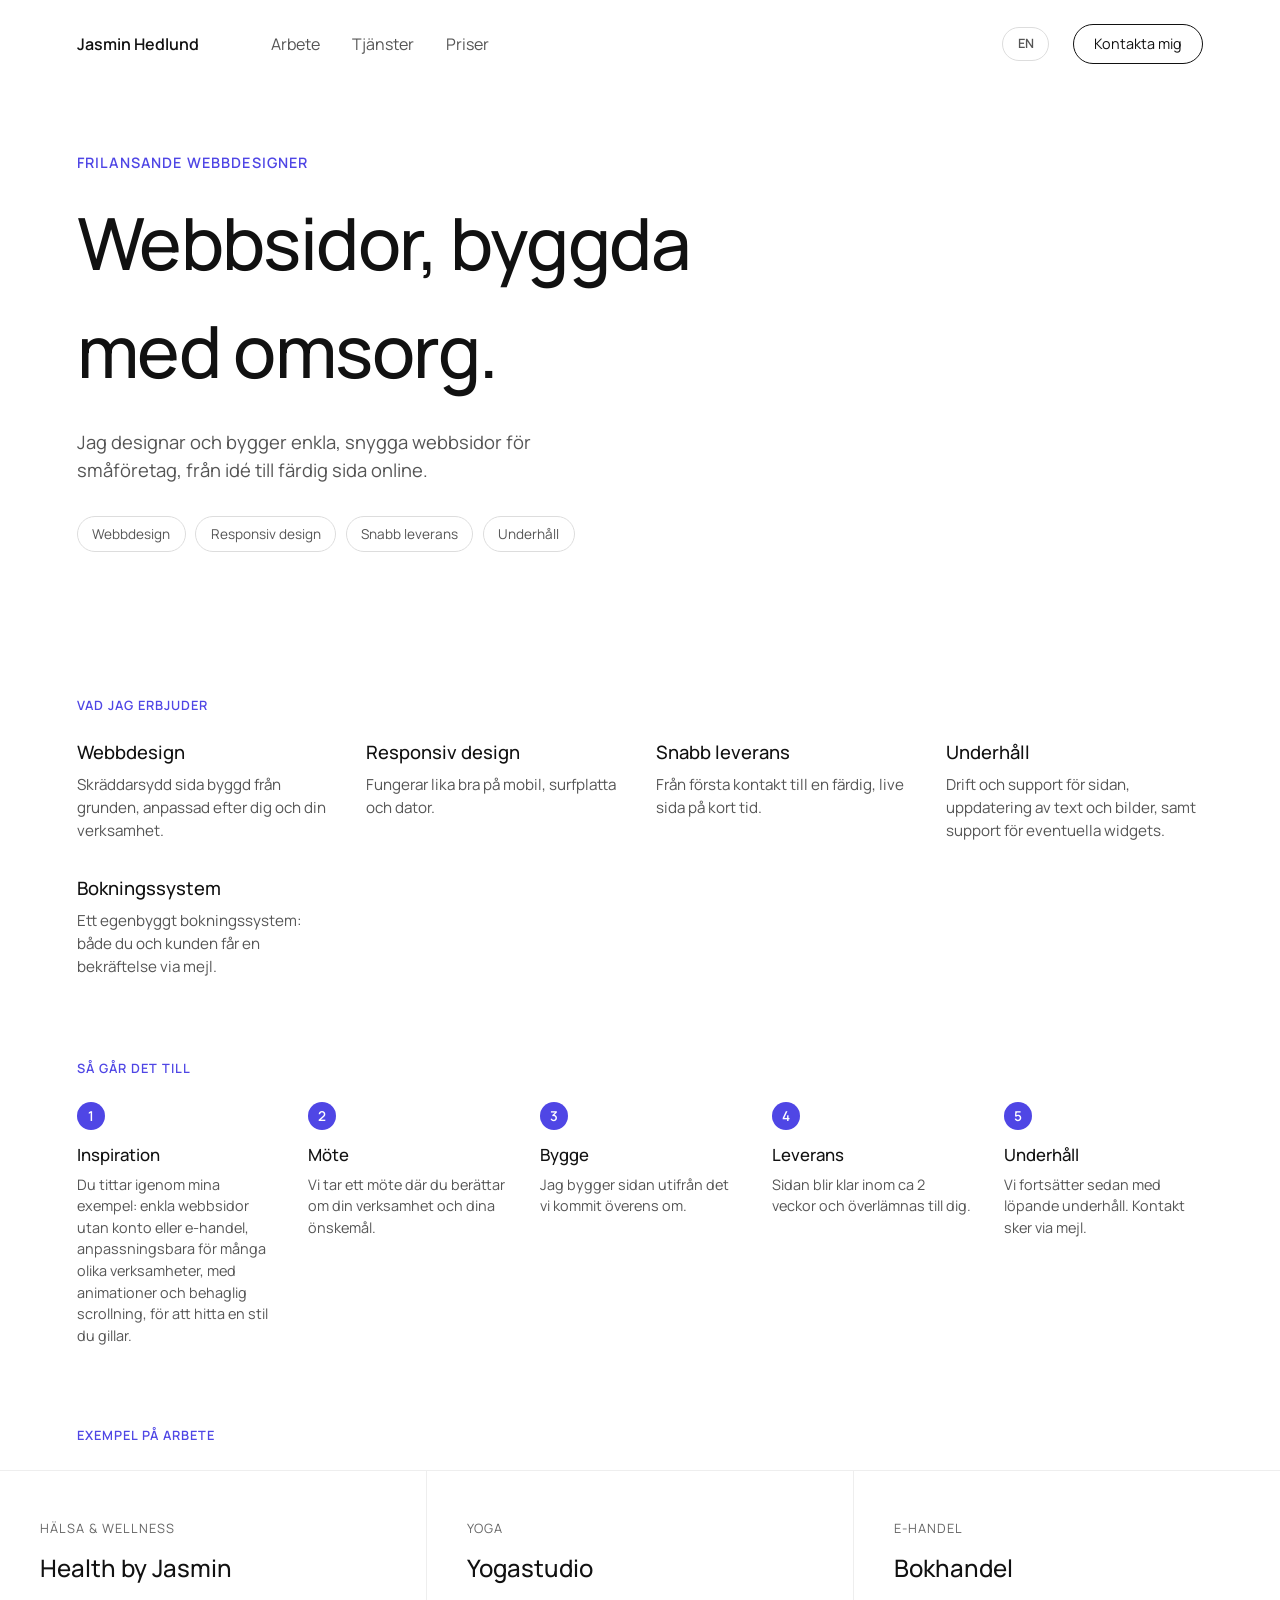
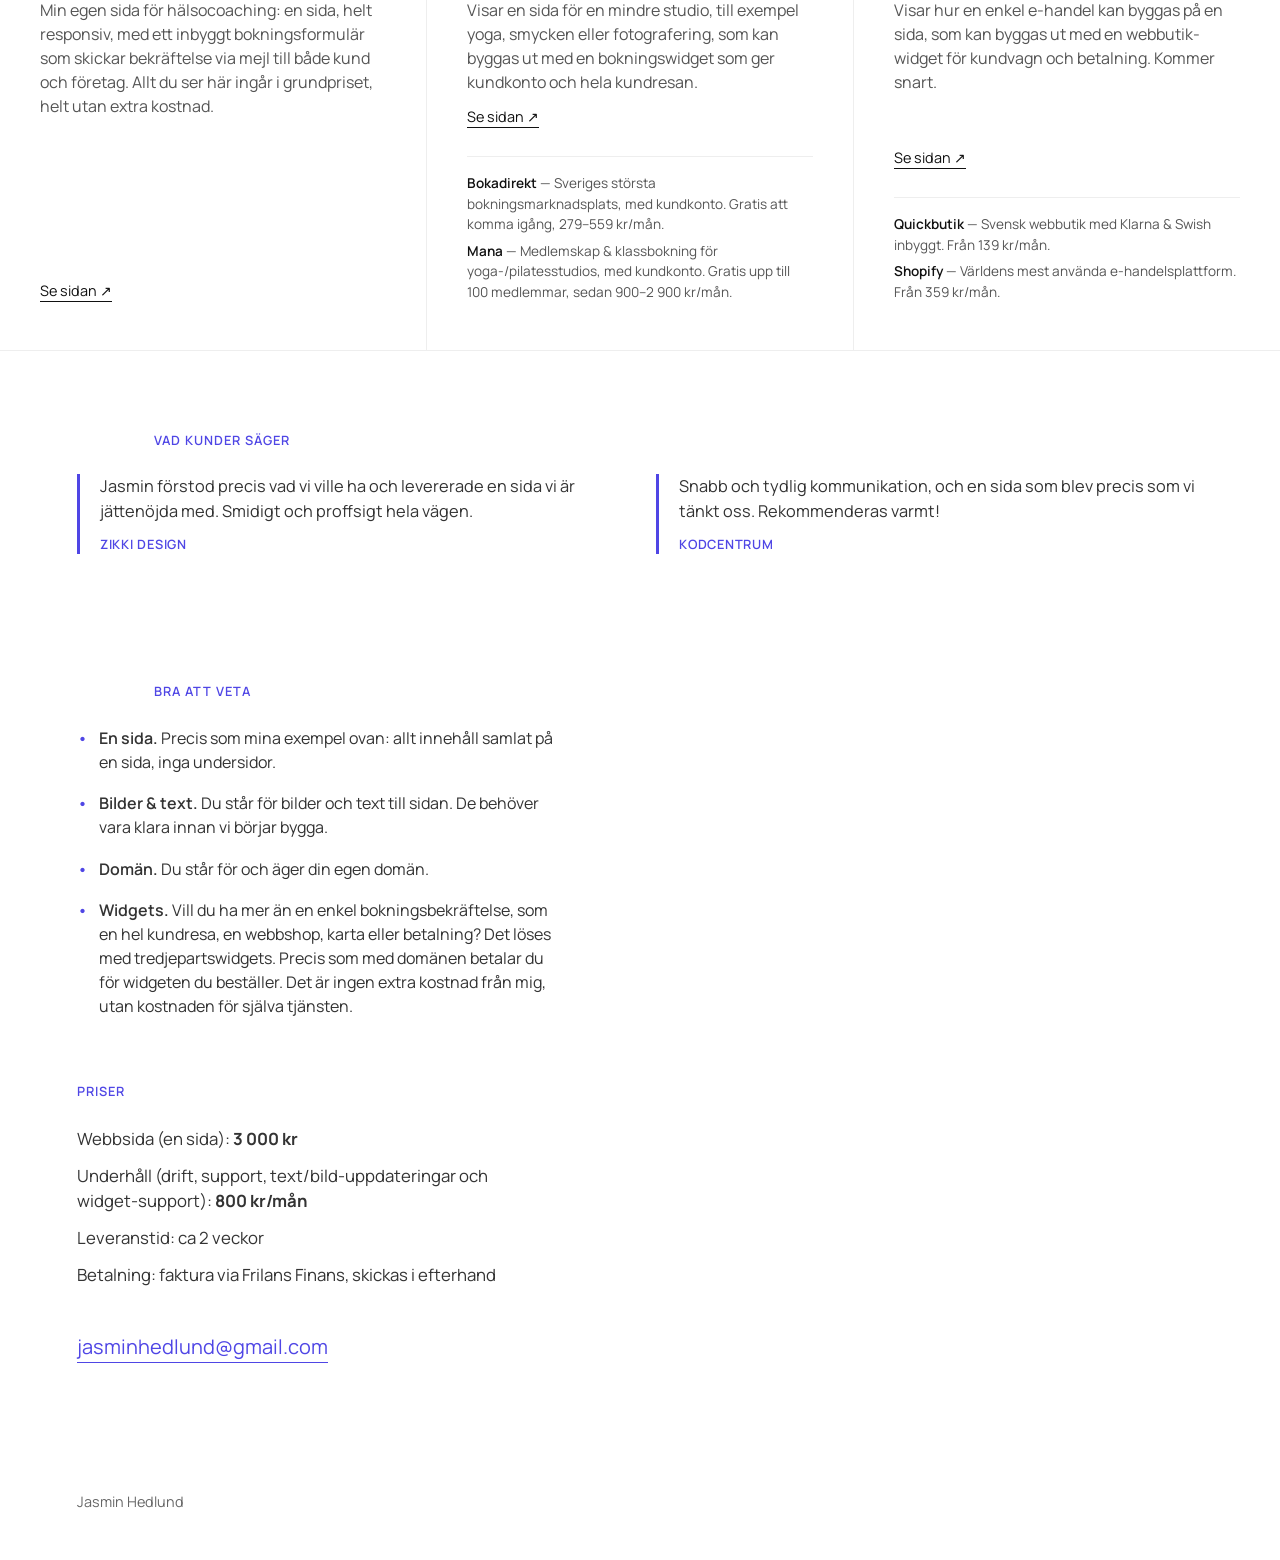
<file: index.html>
<!DOCTYPE html>
<html lang="sv">
<head>
<meta charset="UTF-8">
<meta name="viewport" content="width=device-width, initial-scale=1.0">
<title>Jasmin Hedlund | Webbsidor</title>
<meta name="description" content="Ett urval av webbsidor byggda av Jasmin Hedlund.">
<link rel="preconnect" href="https://fonts.googleapis.com">
<link rel="preconnect" href="https://fonts.gstatic.com" crossorigin>
<link href="https://fonts.googleapis.com/css2?family=Manrope:wght@400;500;600;700&display=swap" rel="stylesheet">
<link rel="stylesheet" href="style.css">
</head>
<body>

<header class="site-header">
  <span class="wordmark">Jasmin Hedlund</span>
  <nav class="site-nav">
    <a href="#arbete" data-en="Work">Arbete</a>
    <a href="#tjanster" data-en="Services">Tjänster</a>
    <a href="#priser" data-en="Pricing">Priser</a>
  </nav>
  <button id="lang-toggle" class="lang-toggle" type="button" aria-label="Switch to English">EN</button>
  <a href="mailto:jasminhedlund@gmail.com" class="header-cta" data-en="Contact me">Kontakta mig</a>
</header>

<main>

  <section class="hero">
    <span class="hero-eyebrow" data-en="Freelance web designer">Frilansande webbdesigner</span>
    <h1 data-en="Websites, built with care.">Webbsidor, byggda med omsorg.</h1>
    <p class="hero-sub" data-en="I design and build simple, clean websites for small businesses, from idea to a live site.">Jag designar och bygger enkla, snygga webbsidor för småföretag, från idé till färdig sida online.</p>
    <div class="hero-tags">
      <span data-en="Web design">Webbdesign</span>
      <span data-en="Responsive design">Responsiv design</span>
      <span data-en="Fast delivery">Snabb leverans</span>
      <span data-en="Maintenance">Underhåll</span>
    </div>
  </section>

  <section class="services reveal" id="tjanster" aria-label="Tjänster">
    <span class="section-label" data-en="What I offer">Vad jag erbjuder</span>
    <div class="services-grid">
      <div class="service-item">
        <h3 data-en="Web design">Webbdesign</h3>
        <p data-en="A custom site built from scratch, tailored to you and your business.">Skräddarsydd sida byggd från grunden, anpassad efter dig och din verksamhet.</p>
      </div>
      <div class="service-item">
        <h3 data-en="Responsive design">Responsiv design</h3>
        <p data-en="Works just as well on mobile, tablet and desktop.">Fungerar lika bra på mobil, surfplatta och dator.</p>
      </div>
      <div class="service-item">
        <h3 data-en="Fast delivery">Snabb leverans</h3>
        <p data-en="From first contact to a finished, live site in no time.">Från första kontakt till en färdig, live sida på kort tid.</p>
      </div>
      <div class="service-item">
        <h3 data-en="Maintenance">Underhåll</h3>
        <p data-en="Drift and support for the site, updates of text and images, and support for any widgets you have.">Drift och support för sidan, uppdatering av text och bilder, samt support för eventuella widgets.</p>
      </div>
      <div class="service-item">
        <h3 data-en="Booking system">Bokningssystem</h3>
        <p data-en="A custom-built booking system: both you and the customer get an email confirmation.">Ett egenbyggt bokningssystem: både du och kunden får en bekräftelse via mejl.</p>
      </div>
    </div>
  </section>

  <section class="process reveal" id="process" aria-label="Så går det till">
    <span class="section-label" data-en="How it works">Så går det till</span>
    <ol class="process-list">
      <li>
        <h3 data-en="Inspiration">Inspiration</h3>
        <p data-en="You look through my examples: simple websites without accounts or e-commerce, adaptable to many types of businesses, with animations and smooth scrolling, to find a style you like.">Du tittar igenom mina exempel: enkla webbsidor utan konto eller e-handel, anpassningsbara för många olika verksamheter, med animationer och behaglig scrollning, för att hitta en stil du gillar.</p>
      </li>
      <li>
        <h3 data-en="Meeting">Möte</h3>
        <p data-en="We have a meeting where you tell me about your business and your wishes.">Vi tar ett möte där du berättar om din verksamhet och dina önskemål.</p>
      </li>
      <li>
        <h3 data-en="Build">Bygge</h3>
        <p data-en="I build the site based on what we've agreed on.">Jag bygger sidan utifrån det vi kommit överens om.</p>
      </li>
      <li>
        <h3 data-en="Delivery">Leverans</h3>
        <p data-en="The site is finished in about 2 weeks and handed over to you.">Sidan blir klar inom ca 2 veckor och överlämnas till dig.</p>
      </li>
      <li>
        <h3 data-en="Maintenance">Underhåll</h3>
        <p data-en="We then continue with ongoing maintenance. Contact is by email.">Vi fortsätter sedan med löpande underhåll. Kontakt sker via mejl.</p>
      </li>
    </ol>
  </section>

  <section class="work-section reveal" id="arbete" aria-label="Arbeten">
    <span class="section-label" data-en="Example work">Exempel på arbete</span>
    <div class="work">

      <a class="work-item" href="https://healthbyjasmin.netlify.app" target="_blank" rel="noopener">
        <span class="work-label" data-en="Health &amp; wellness">Hälsa &amp; wellness</span>
        <h2 class="work-title">Health by Jasmin</h2>
        <p class="work-desc" data-en="My own site for health coaching: one page, fully responsive, with a built-in booking form that emails a confirmation to both customer and business. Everything shown here is included in the base price, at no extra cost.">Min egen sida för hälsocoaching: en sida, helt responsiv, med ett inbyggt bokningsformulär som skickar bekräftelse via mejl till både kund och företag. Allt du ser här ingår i grundpriset, helt utan extra kostnad.</p>
        <span class="work-link" data-en="View site ↗">Se sidan ↗</span>
      </a>

      <div class="work-item">
        <a class="work-open" href="https://yogastudiod.netlify.app/" target="_blank" rel="noopener">
          <span class="work-label">Yoga</span>
          <h2 class="work-title">Yogastudio</h2>
          <p class="work-desc" data-en="Shows a site for a smaller studio, for example yoga, jewelry or photography, extendable with a booking widget that adds customer accounts and the full customer journey.">Visar en sida för en mindre studio, till exempel yoga, smycken eller fotografering, som kan byggas ut med en bokningswidget som ger kundkonto och hela kundresan.</p>
          <span class="work-link" data-en="View site ↗">Se sidan ↗</span>
        </a>
        <ul class="widget-list">
          <li><strong>Bokadirekt</strong><span data-en=" — Sweden's biggest booking marketplace, with customer accounts. Free to start, 279–559 kr/month."> — Sveriges största bokningsmarknadsplats, med kundkonto. Gratis att komma igång, 279–559 kr/mån.</span></li>
          <li><strong>Mana</strong><span data-en=" — Membership &amp; class booking for yoga/pilates studios, with customer accounts. Free up to 100 members, then 900–2 900 kr/month."> — Medlemskap &amp; klassbokning för yoga-/pilatesstudios, med kundkonto. Gratis upp till 100 medlemmar, sedan 900–2 900 kr/mån.</span></li>
        </ul>
      </div>

      <div class="work-item">
        <a class="work-open" href="#" aria-disabled="true">
          <span class="work-label" data-en="E-commerce">E-handel</span>
          <h2 class="work-title" data-en="Bookstore">Bokhandel</h2>
          <p class="work-desc" data-en="Shows how a simple e-shop can be built on one page, extendable with a webshop widget for cart and payment. Coming soon.">Visar hur en enkel e-handel kan byggas på en sida, som kan byggas ut med en webbutik-widget för kundvagn och betalning. Kommer snart.</p>
          <span class="work-link" data-en="View site ↗">Se sidan ↗</span>
        </a>
        <ul class="widget-list">
          <li><strong>Quickbutik</strong><span data-en=" — Swedish webshop with Klarna &amp; Swish built in. From 139 kr/month."> — Svensk webbutik med Klarna &amp; Swish inbyggt. Från 139 kr/mån.</span></li>
          <li><strong>Shopify</strong><span data-en=" — The world's most used e-commerce platform. From 359 kr/month."> — Världens mest använda e-handelsplattform. Från 359 kr/mån.</span></li>
        </ul>
      </div>

    </div>
  </section>

  <section class="testimonials reveal" id="referenser" aria-label="Vad kunder säger">
    <span class="section-label" data-en="What clients say">Vad kunder säger</span>
    <div class="testimonial-grid">
      <blockquote class="testimonial">
        <p data-en="Jasmin understood exactly what we wanted and delivered a site we're really happy with. Smooth and professional the whole way.">Jasmin förstod precis vad vi ville ha och levererade en sida vi är jättenöjda med. Smidigt och proffsigt hela vägen.</p>
        <cite>Zikki Design</cite>
      </blockquote>
      <blockquote class="testimonial">
        <p data-en="Fast, clear communication and a site that turned out exactly as we imagined. Highly recommended!">Snabb och tydlig kommunikation, och en sida som blev precis som vi tänkt oss. Rekommenderas varmt!</p>
        <cite>Kodcentrum</cite>
      </blockquote>
    </div>
  </section>

  <section class="scope reveal" id="bra-att-veta" aria-label="Bra att veta">
    <span class="section-label" data-en="Good to know">Bra att veta</span>
    <ul class="scope-list">
      <li><strong data-en="One page.">En sida.</strong> <span data-en="Just like my examples above: all content on one page, no sub-pages.">Precis som mina exempel ovan: allt innehåll samlat på en sida, inga undersidor.</span></li>
      <li><strong data-en="Images &amp; text.">Bilder &amp; text.</strong> <span data-en="You provide the images and text for the site. They need to be ready before we start building.">Du står för bilder och text till sidan. De behöver vara klara innan vi börjar bygga.</span></li>
      <li><strong data-en="Domain.">Domän.</strong> <span data-en="You provide and own your own domain.">Du står för och äger din egen domän.</span></li>
      <li><strong data-en="Widgets.">Widgets.</strong> <span data-en="Want more than a simple booking confirmation, like a full customer journey, a webshop, a map or payments? That's done with third-party widgets. Just like the domain, you pay for the widget you order. It's not an extra fee from me, it's the cost of the service itself.">Vill du ha mer än en enkel bokningsbekräftelse, som en hel kundresa, en webbshop, karta eller betalning? Det löses med tredjepartswidgets. Precis som med domänen betalar du för widgeten du beställer. Det är ingen extra kostnad från mig, utan kostnaden för själva tjänsten.</span></li>
    </ul>
  </section>

  <section class="pricing reveal" id="priser">
    <span class="section-label" data-en="Pricing">Priser</span>
    <p class="pricing-line" data-en="Website (one page): <strong>3 000 kr</strong>">Webbsida (en sida): <strong>3 000 kr</strong></p>
    <p class="pricing-line" data-en="Maintenance (drift, support, text/image updates and widget support): <strong>800 kr/month</strong>">Underhåll (drift, support, text/bild-uppdateringar och widget-support): <strong>800 kr/mån</strong></p>
    <p class="pricing-line" data-en="Delivery time: about 2 weeks">Leveranstid: ca 2 veckor</p>
    <p class="pricing-line" data-en="Payment: invoice via Frilans Finans, sent afterwards">Betalning: faktura via Frilans Finans, skickas i efterhand</p>
    <a class="contact-email" id="kontakt" href="mailto:jasminhedlund@gmail.com">jasminhedlund@gmail.com</a>
  </section>

</main>

<footer class="site-footer">
  <span>Jasmin Hedlund</span>
</footer>

<script src="script.js" defer></script>

</body>
</html>
</file>
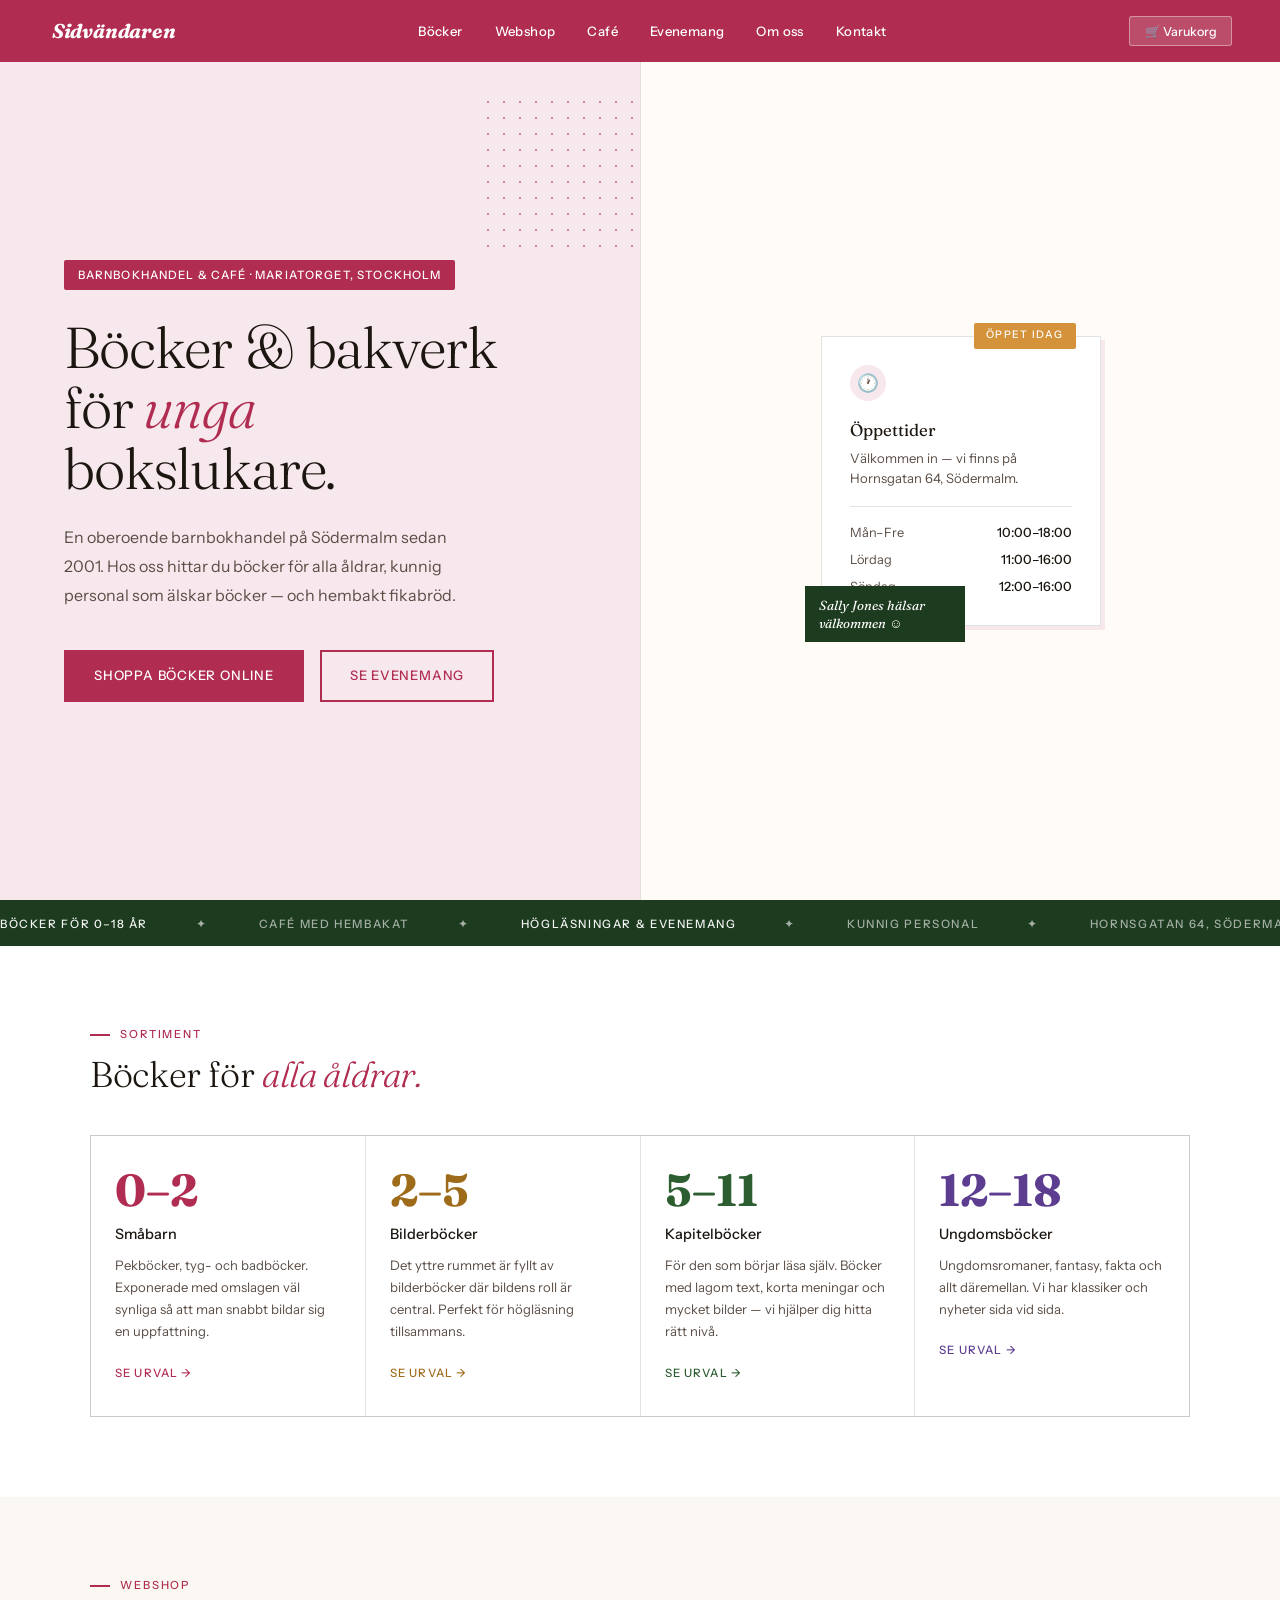
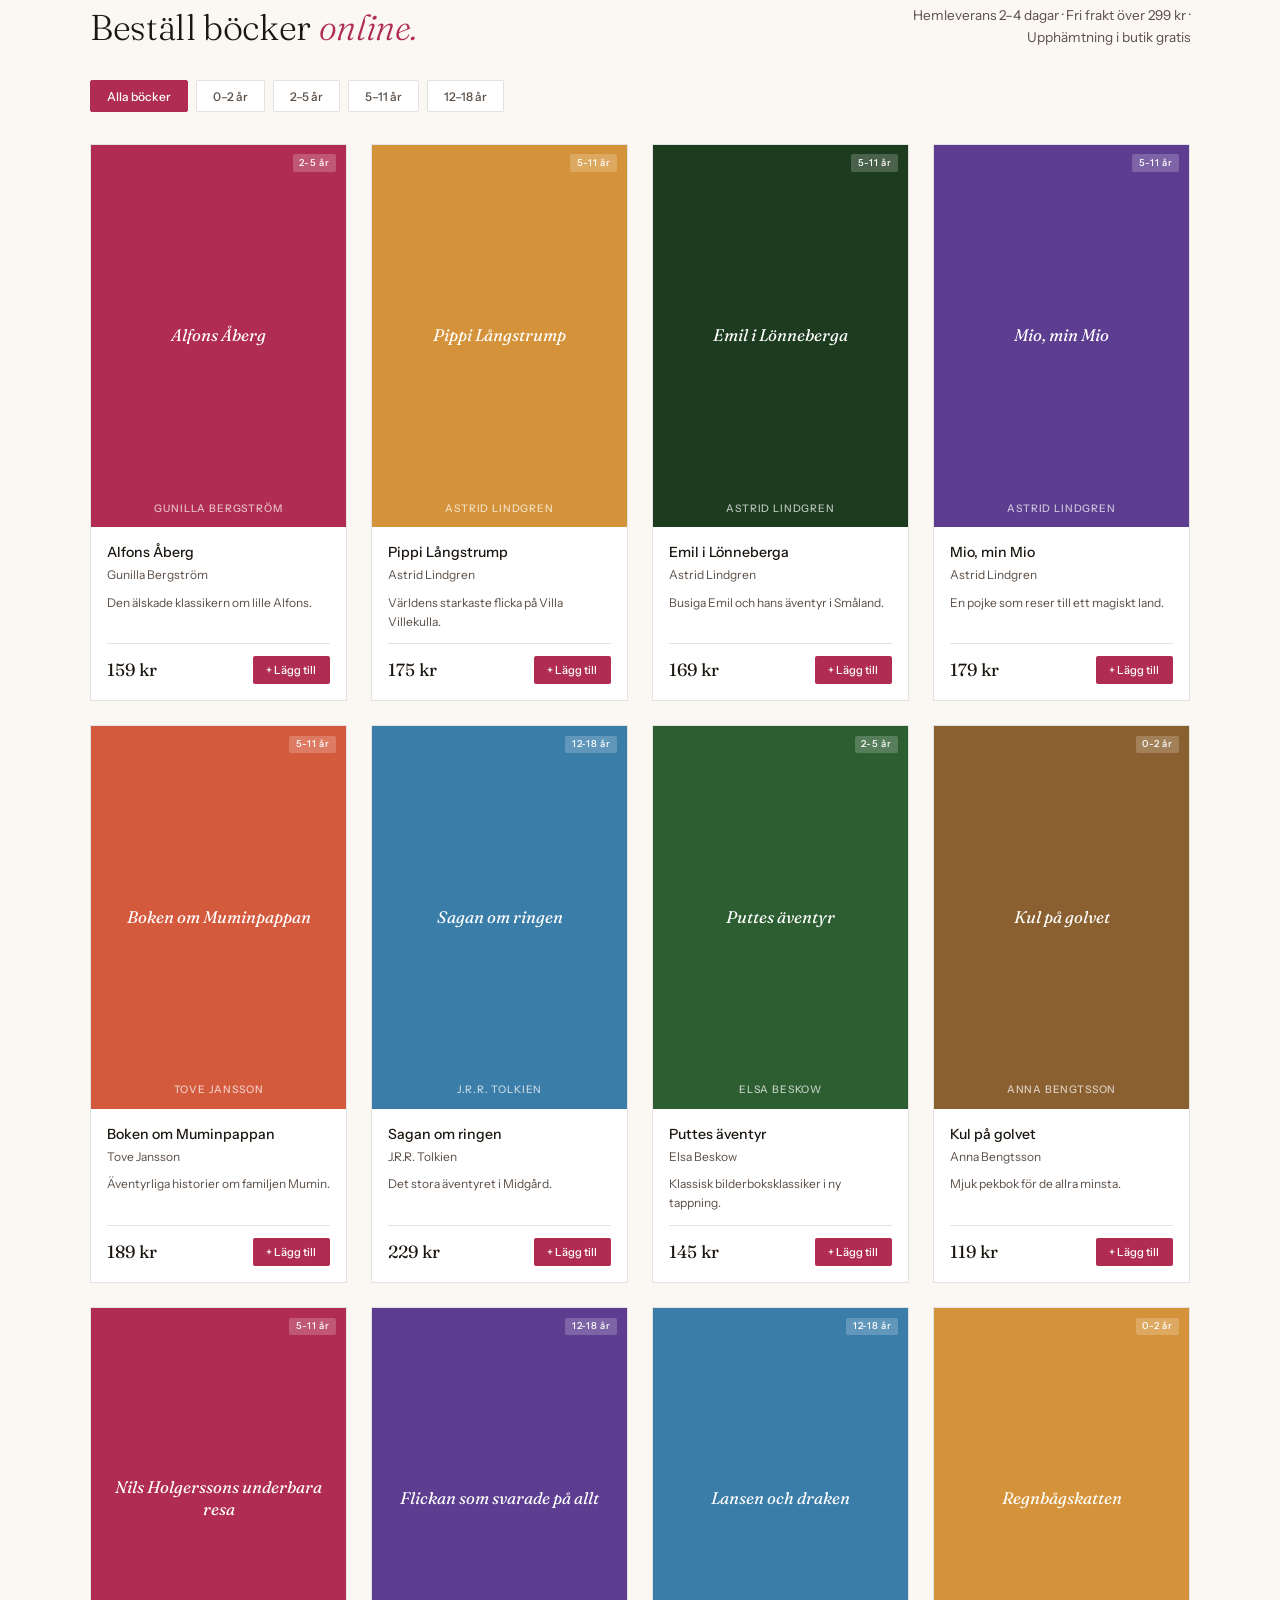
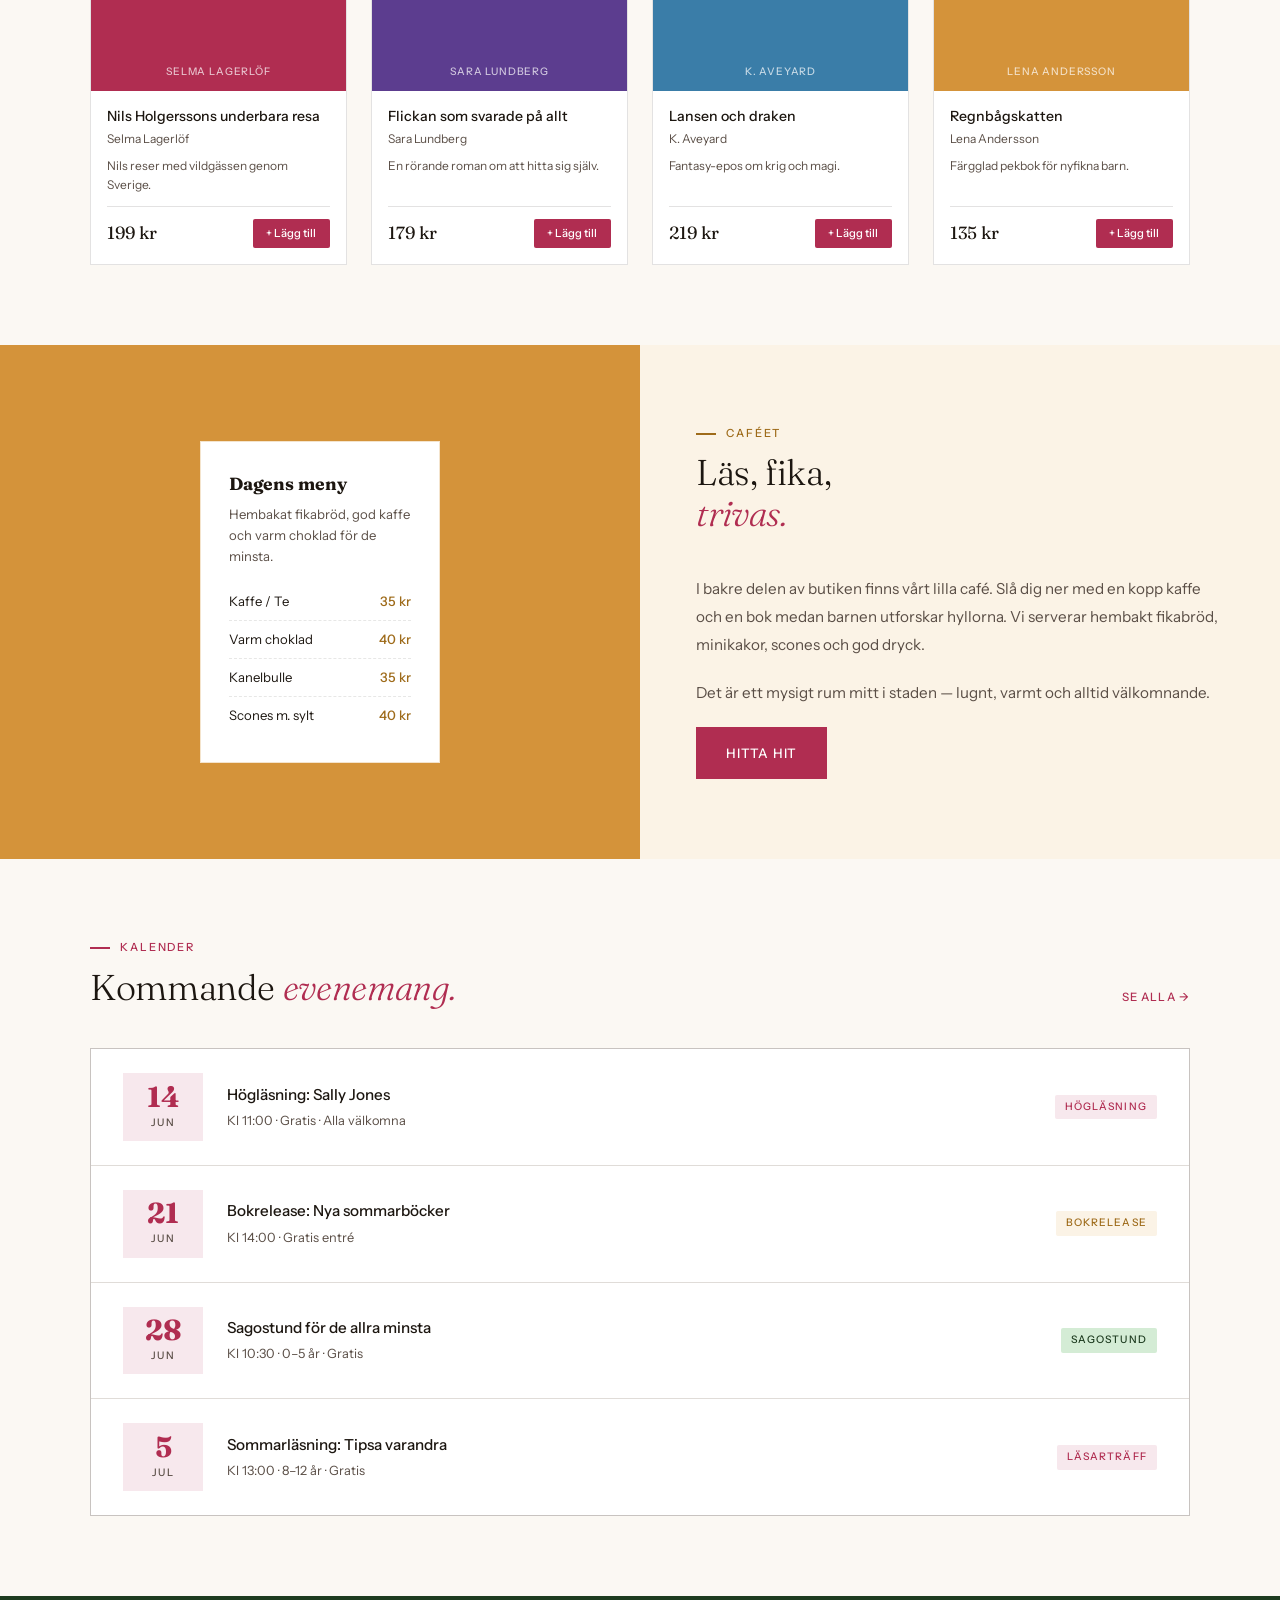
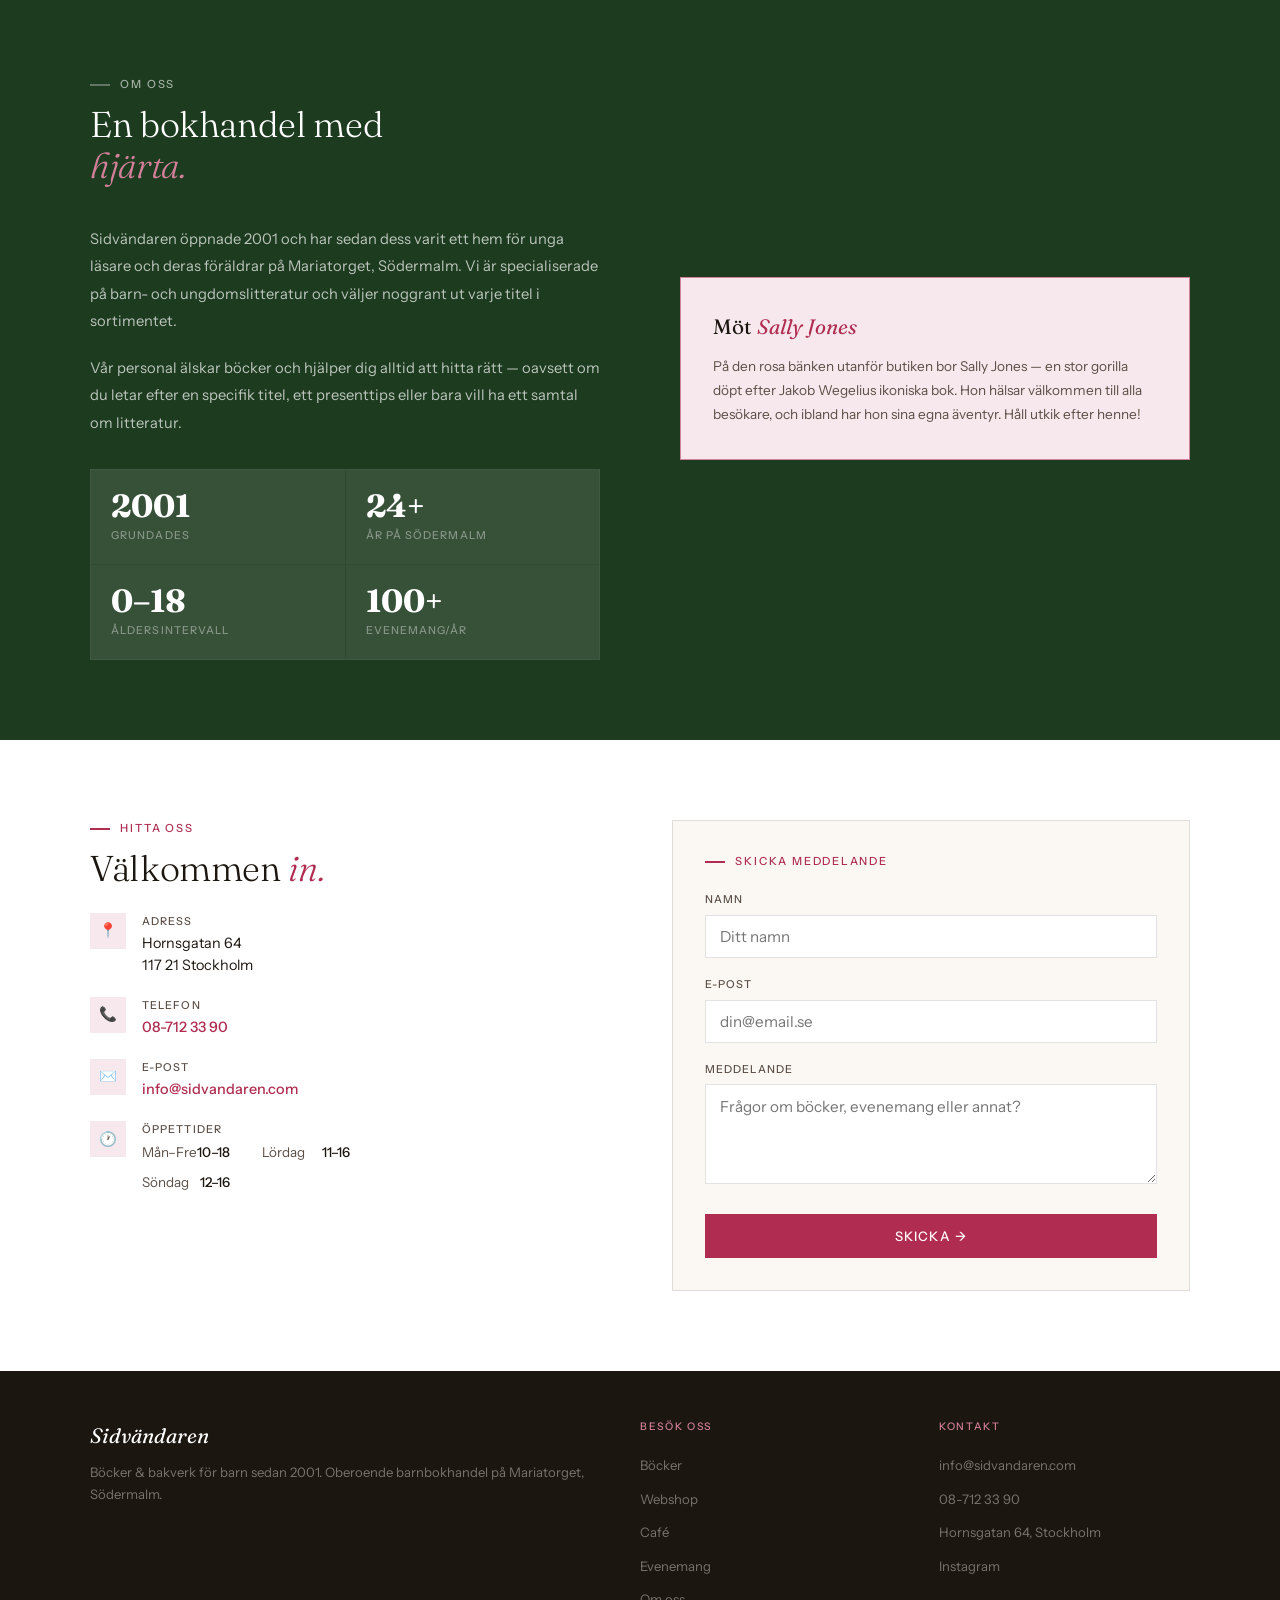
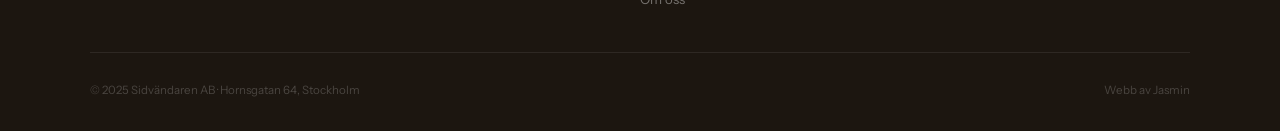
<file: jasmin-portfolio/teman/bokhandel.html>
<!DOCTYPE html>
<html lang="sv">
<head>
  <meta charset="UTF-8">
  <meta name="viewport" content="width=device-width, initial-scale=1.0">
  <title>Sidvändaren — Böcker & Bakverk för barn</title>
  <link rel="preconnect" href="https://fonts.googleapis.com">
  <link href="https://fonts.googleapis.com/css2?family=Fraunces:ital,opsz,wght@0,9..144,300;0,9..144,400;0,9..144,700;1,9..144,300;1,9..144,400&family=Instrument+Sans:wght@400;500&display=swap" rel="stylesheet">
  <style>
    *, *::before, *::after { box-sizing: border-box; margin: 0; padding: 0; }

    :root {
      /* WCAG AA checked: all text >= 4.5:1 on its background */
      --raspberry: #B02d51;      /* 5.2:1 on white, 4.8:1 on cream */
      --raspberry-hover: #8f2341;
      --raspberry-pale: #F7E8ED; /* background only, not for text */
      --raspberry-mid: #d4809b;
      --mustard: #9e6b1a;        /* 5.1:1 on white, used for text/icons */
      --mustard-bg: #D4933A;     /* background only */
      --mustard-pale: #FBF3E6;
      --forest: #1d3b1f;         /* 10:1 on cream */
      --forest-light: #2d5e31;   /* 5.4:1 on white */
      --purple: #5c3d8f;         /* 7:1 on white */
      --cream: #FBF8F3;
      --warm-white: #FFFCF8;
      --ink: #1C1610;            /* 16:1 on cream */
      --muted: #5a4e46;          /* 5.5:1 on cream */
      --border: rgba(28,22,16,0.12);
    }

    html { scroll-behavior: smooth; }

    body {
      font-family: 'Instrument Sans', sans-serif;
      background: var(--cream);
      color: var(--ink);
      font-weight: 400;
      line-height: 1.6;
    }

    .skip-link {
      position: absolute; top: -100%; left: 1rem;
      background: var(--raspberry); color: white;
      padding: 0.5rem 1rem; font-size: 0.9rem; z-index: 200;
      text-decoration: none; border-radius: 3px;
    }
    .skip-link:focus { top: 0.5rem; }
    :focus-visible { outline: 3px solid var(--forest); outline-offset: 3px; }

    /* ── NAV ── */
    nav {
      position: fixed; top: 0; left: 0; right: 0; z-index: 100;
      background: var(--raspberry);
      display: flex; justify-content: space-between; align-items: center;
      padding: 0 3rem; height: 62px;
    }
    .nav-logo {
      font-family: 'Fraunces', serif;
      font-size: 1.25rem; font-weight: 700; font-style: italic;
      color: white; text-decoration: none; letter-spacing: -0.01em;
    }
    .nav-links { display: flex; gap: 0; list-style: none; }
    .nav-links a {
      font-size: 0.82rem; font-weight: 500; letter-spacing: 0.03em;
      color: white; text-decoration: none;
      padding: 0.5rem 1rem; transition: background 0.15s;
      border-radius: 3px;
    }
    .nav-links a:hover { background: rgba(255,255,255,0.15); }
    .nav-links a:focus-visible { outline: 2px solid white; outline-offset: 2px; }
    .nav-toggle {
      display: none; flex-direction: column; gap: 5px;
      background: none; border: none; cursor: pointer; padding: 0.35rem;
    }
    .nav-toggle span { display: block; width: 22px; height: 2px; background: white; border-radius: 2px; }
    .nav-mobile {
      display: none; flex-direction: column;
      position: fixed; top: 62px; left: 0; right: 0;
      background: var(--raspberry); z-index: 99;
      border-top: 1px solid rgba(255,255,255,0.15);
    }
    .nav-mobile.open { display: flex; }
    .nav-mobile a {
      padding: 1rem 2rem; font-size: 0.9rem; font-weight: 500;
      color: white; text-decoration: none;
      border-bottom: 1px solid rgba(255,255,255,0.12);
      transition: background 0.15s;
    }
    .nav-mobile a:hover { background: rgba(255,255,255,0.12); }

    /* ── HERO ── */
    .hero {
      margin-top: 62px;
      background: var(--raspberry-pale);
      display: grid; grid-template-columns: 1fr 1fr;
      min-height: calc(100vh - 62px);
      overflow: hidden;
    }
    .hero-left {
      display: flex; flex-direction: column; justify-content: center;
      padding: 5rem 3rem 5rem 4rem; position: relative;
    }
    .hero-dot-pattern {
      position: absolute; top: 2rem; right: 0; width: 160px; height: 160px;
      background-image: radial-gradient(var(--raspberry-mid) 1.5px, transparent 1.5px);
      background-size: 16px 16px; opacity: 0.5; pointer-events: none;
    }
    .hero-label {
      display: inline-flex; align-items: center; gap: 0.5rem;
      background: var(--raspberry); color: white;
      font-size: 0.72rem; font-weight: 500; letter-spacing: 0.1em; text-transform: uppercase;
      padding: 0.35rem 0.85rem; margin-bottom: 1.75rem;
      border-radius: 2px; align-self: flex-start;
    }
    h1 {
      font-family: 'Fraunces', serif;
      font-size: clamp(2.8rem, 4.5vw, 5rem);
      line-height: 1.05; font-weight: 300;
      color: var(--ink); margin-bottom: 1.5rem; letter-spacing: -0.02em;
    }
    h1 em { font-style: italic; color: var(--raspberry); }
    .hero-desc {
      font-size: 1rem; color: var(--muted);
      max-width: 400px; line-height: 1.8; margin-bottom: 2.5rem;
    }
    .hero-cta { display: flex; gap: 1rem; flex-wrap: wrap; }
    .btn-raspberry {
      background: var(--raspberry); color: white;
      padding: 0.85rem 1.75rem; font-family: 'Instrument Sans', sans-serif;
      font-size: 0.82rem; font-weight: 500; letter-spacing: 0.06em; text-transform: uppercase;
      border: 2px solid var(--raspberry); cursor: pointer; text-decoration: none;
      display: inline-block; transition: background 0.18s, color 0.18s;
    }
    .btn-raspberry:hover { background: var(--raspberry-hover); border-color: var(--raspberry-hover); }
    .btn-outline {
      background: transparent; color: var(--raspberry);
      padding: 0.85rem 1.75rem; font-family: 'Instrument Sans', sans-serif;
      font-size: 0.82rem; font-weight: 500; letter-spacing: 0.06em; text-transform: uppercase;
      border: 2px solid var(--raspberry); cursor: pointer; text-decoration: none;
      display: inline-block; transition: background 0.18s, color 0.18s;
    }
    .btn-outline:hover { background: var(--raspberry); color: white; }
    .hero-right {
      position: relative; display: flex; align-items: center; justify-content: center;
      padding: 4rem 3rem; background: var(--warm-white);
      border-left: 1px solid var(--border);
    }
    .hero-card-stack { position: relative; width: 280px; }
    .info-card {
      background: white; border: 1px solid var(--border);
      padding: 1.75rem; position: relative;
      box-shadow: 4px 4px 0 var(--raspberry-pale);
    }
    .info-card-icon {
      width: 36px; height: 36px; border-radius: 50%;
      background: var(--raspberry-pale); display: flex; align-items: center;
      justify-content: center; margin-bottom: 1rem; font-size: 1.1rem;
    }
    .info-card-title {
      font-family: 'Fraunces', serif;
      font-size: 1.05rem; font-weight: 400; margin-bottom: 0.35rem; color: var(--ink);
    }
    .info-card-sub { font-size: 0.82rem; color: var(--muted); margin-bottom: 1.1rem; line-height: 1.5; }
    .info-card-detail {
      border-top: 1px solid var(--border); padding-top: 1rem;
      display: flex; flex-direction: column; gap: 0.4rem;
    }
    .detail-row { display: flex; justify-content: space-between; font-size: 0.8rem; }
    .detail-day { color: var(--muted); }
    .detail-time { font-weight: 500; color: var(--ink); }
    .floating-tag {
      position: absolute; top: -14px; right: 1.5rem;
      background: var(--mustard-bg); color: white;
      font-size: 0.65rem; font-weight: 500; letter-spacing: 0.12em; text-transform: uppercase;
      padding: 0.3rem 0.75rem; border-radius: 2px;
    }
    .sally-note {
      position: absolute; bottom: -1rem; left: -1rem;
      background: var(--forest); color: white;
      font-family: 'Fraunces', serif; font-style: italic;
      font-size: 0.82rem; padding: 0.6rem 0.9rem;
      max-width: 160px; line-height: 1.4;
    }

    /* ── ANIMATION 1: Bouncing book on load ── */
    @keyframes bookBounce {
      0%   { transform: translateY(0); }
      35%  { transform: translateY(-18px); }
      55%  { transform: translateY(-4px); }
      70%  { transform: translateY(-10px); }
      85%  { transform: translateY(-2px); }
      100% { transform: translateY(0); }
    }
    .bounce-book {
      display: inline-block;
      animation: bookBounce 1.1s cubic-bezier(.36,.07,.19,.97) 0.4s both;
    }

    /* ── ANIMATION 2: Wiggle on age cards hover ── */
    @keyframes wiggle {
      0%   { transform: rotate(0deg); }
      25%  { transform: rotate(-3deg); }
      50%  { transform: rotate(3deg); }
      75%  { transform: rotate(-2deg); }
      100% { transform: rotate(0deg); }
    }
    .age-card:hover .age-num { animation: wiggle 0.4s ease; }

    /* ── TICKER ── */
    .ticker { background: var(--forest); overflow: hidden; white-space: nowrap; padding: 0.65rem 0; }
    .ticker-inner { display: inline-block; animation: ticker 22s linear infinite; }
    .ticker-inner span {
      font-size: 0.72rem; font-weight: 500; letter-spacing: 0.14em; text-transform: uppercase;
      color: rgba(255,255,255,0.6); margin-right: 3rem;
    }
    .ticker-inner span.bright { color: rgba(255,255,255,0.95); }
    @keyframes ticker { from { transform: translateX(0); } to { transform: translateX(-50%); } }

    /* ── SECTIONS ── */
    .section { padding: 5rem 3rem; }
    .section-inner { max-width: 1100px; margin: 0 auto; }
    .section-label {
      font-size: 0.7rem; font-weight: 500; letter-spacing: 0.16em; text-transform: uppercase;
      color: var(--raspberry); margin-bottom: 0.6rem;
      display: flex; align-items: center; gap: 0.65rem;
    }
    .section-label::before {
      content: ''; display: block; width: 20px; height: 2px;
      background: var(--raspberry); flex-shrink: 0;
    }
    h2 {
      font-family: 'Fraunces', serif;
      font-size: clamp(1.8rem, 2.8vw, 2.8rem);
      font-weight: 300; line-height: 1.15; margin-bottom: 2.5rem; letter-spacing: -0.01em;
    }
    h2 em { font-style: italic; color: var(--raspberry); }

    /* ── AGES ── */
    .ages-section { padding: 5rem 3rem; background: white; }
    .ages-inner { max-width: 1100px; margin: 0 auto; }
    .ages-grid {
      display: grid; grid-template-columns: repeat(4,1fr);
      gap: 1px; background: var(--border);
      border: 1px solid var(--border); margin-top: 2.5rem;
    }
    .age-card {
      background: white; padding: 2rem 1.5rem;
      transition: background 0.18s; cursor: pointer;
    }
    .age-card:hover { background: var(--cream); }
    .age-num {
      font-family: 'Fraunces', serif;
      font-size: 2.8rem; font-weight: 700; line-height: 1; margin-bottom: 0.6rem;
      display: inline-block;
    }
    .age-0 .age-num { color: var(--raspberry); }
    .age-1 .age-num { color: var(--mustard); }
    .age-2 .age-num { color: var(--forest-light); }
    .age-3 .age-num { color: var(--purple); }
    .age-title { font-size: 0.9rem; font-weight: 500; margin-bottom: 0.5rem; color: var(--ink); }
    .age-desc { font-size: 0.82rem; color: var(--muted); line-height: 1.7; margin-bottom: 1rem; }
    .age-link {
      font-size: 0.72rem; font-weight: 500; letter-spacing: 0.1em; text-transform: uppercase;
      text-decoration: none; display: inline-flex; align-items: center; gap: 0.4rem;
      transition: gap 0.2s;
    }
    .age-0 .age-link { color: var(--raspberry); }
    .age-1 .age-link { color: var(--mustard); }
    .age-2 .age-link { color: var(--forest-light); }
    .age-3 .age-link { color: var(--purple); }
    .age-link:hover { gap: 0.7rem; }

    /* ── WEBSHOP ── */
    .shop-section { padding: 5rem 3rem; background: var(--cream); }
    .shop-inner { max-width: 1100px; margin: 0 auto; }
    .shop-header {
      display: flex; justify-content: space-between; align-items: flex-end;
      margin-bottom: 2rem; flex-wrap: wrap; gap: 1rem;
    }
    .shop-filters {
      display: flex; gap: 0.5rem; flex-wrap: wrap; margin-bottom: 2rem;
    }
    .filter-btn {
      font-size: 0.75rem; font-weight: 500; font-family: 'Instrument Sans', sans-serif;
      padding: 0.45rem 1rem; border: 1.5px solid var(--border);
      background: white; color: var(--muted); cursor: pointer;
      border-radius: 2px; transition: all 0.15s;
    }
    .filter-btn:hover { border-color: var(--raspberry); color: var(--raspberry); }
    .filter-btn.active {
      background: var(--raspberry); color: white; border-color: var(--raspberry);
    }
    .books-grid {
      display: grid; grid-template-columns: repeat(4,1fr); gap: 1.5rem;
    }
    .book-card {
      background: white; border: 1px solid var(--border);
      display: flex; flex-direction: column;
      transition: box-shadow 0.18s, transform 0.18s;
    }
    .book-card:hover {
      box-shadow: 0 6px 20px rgba(28,22,16,0.1);
      transform: translateY(-3px);
    }
    .book-cover {
      aspect-ratio: 2/3; display: flex; align-items: center; justify-content: center;
      font-family: 'Fraunces', serif; font-style: italic;
      font-size: 1.05rem; text-align: center; padding: 1rem;
      color: white; position: relative; overflow: hidden; line-height: 1.3;
    }
    .cover-0 { background: var(--raspberry); }
    .cover-1 { background: var(--mustard-bg); }
    .cover-2 { background: var(--forest); }
    .cover-3 { background: var(--purple); }
    .cover-4 { background: #d45a3e; }
    .cover-5 { background: #3a7da8; }
    .cover-6 { background: var(--forest-light); }
    .cover-7 { background: #8a6030; }
    .book-cover-author {
      position: absolute; bottom: 0.75rem; left: 0; right: 0;
      font-family: 'Instrument Sans', sans-serif; font-style: normal;
      font-size: 0.65rem; font-weight: 500; letter-spacing: 0.08em; text-transform: uppercase;
      color: rgba(255,255,255,0.7); text-align: center;
    }
    .book-cover-age {
      position: absolute; top: 0.6rem; right: 0.6rem;
      background: rgba(255,255,255,0.2); color: white;
      font-family: 'Instrument Sans', sans-serif; font-style: normal;
      font-size: 0.6rem; font-weight: 500; letter-spacing: 0.08em;
      padding: 0.15rem 0.4rem; border-radius: 2px;
    }
    .book-info { padding: 1rem; flex: 1; display: flex; flex-direction: column; }
    .book-title { font-size: 0.88rem; font-weight: 500; color: var(--ink); margin-bottom: 0.2rem; line-height: 1.35; }
    .book-author { font-size: 0.75rem; color: var(--muted); margin-bottom: 0.5rem; }
    .book-desc { font-size: 0.75rem; color: var(--muted); line-height: 1.6; flex: 1; margin-bottom: 0.75rem; }
    .book-footer {
      display: flex; align-items: center; justify-content: space-between;
      border-top: 1px solid var(--border); padding-top: 0.75rem; margin-top: auto;
    }
    .book-price { font-family: 'Fraunces', serif; font-size: 1.1rem; font-weight: 400; color: var(--ink); }
    .add-btn {
      font-size: 0.7rem; font-weight: 500; font-family: 'Instrument Sans', sans-serif;
      background: var(--raspberry); color: white;
      border: none; padding: 0.45rem 0.85rem; cursor: pointer;
      transition: background 0.15s; border-radius: 2px;
    }
    .add-btn:hover { background: var(--raspberry-hover); }
    .add-btn:focus-visible { outline: 2px solid var(--forest); outline-offset: 2px; }
    .added-btn {
      font-size: 0.7rem; font-weight: 500; font-family: 'Instrument Sans', sans-serif;
      background: var(--forest); color: white;
      border: none; padding: 0.45rem 0.85rem; cursor: default;
      border-radius: 2px;
    }

    /* Cart badge */
    .cart-wrap { position: relative; display: inline-flex; align-items: center; }
    .cart-btn {
      background: rgba(255,255,255,0.15); color: white;
      border: 1.5px solid rgba(255,255,255,0.4);
      font-family: 'Instrument Sans', sans-serif;
      font-size: 0.78rem; font-weight: 500;
      padding: 0.4rem 0.9rem; cursor: pointer; transition: background 0.15s;
      display: flex; align-items: center; gap: 0.45rem; border-radius: 3px;
    }
    .cart-btn:hover { background: rgba(255,255,255,0.25); }
    .cart-count {
      background: white; color: var(--raspberry);
      font-size: 0.65rem; font-weight: 700;
      width: 18px; height: 18px; border-radius: 50%;
      display: inline-flex; align-items: center; justify-content: center;
      display: none;
    }
    .cart-count.visible { display: inline-flex; }

    /* Cart drawer */
    .cart-overlay {
      display: none; position: fixed; inset: 0; z-index: 400;
      background: rgba(28,22,16,0.5);
    }
    .cart-overlay.open { display: block; }
    .cart-drawer {
      position: fixed; top: 0; right: 0; bottom: 0; width: 380px; z-index: 401;
      background: white; box-shadow: -4px 0 24px rgba(28,22,16,0.12);
      display: flex; flex-direction: column;
      transform: translateX(100%); transition: transform 0.28s cubic-bezier(.4,0,.2,1);
    }
    .cart-overlay.open .cart-drawer { transform: translateX(0); }
    .cart-head {
      padding: 1.5rem; border-bottom: 1px solid var(--border);
      display: flex; align-items: center; justify-content: space-between;
      background: var(--raspberry); color: white;
    }
    .cart-head-title {
      font-family: 'Fraunces', serif; font-size: 1.2rem; font-weight: 400; font-style: italic;
    }
    .cart-close-btn {
      background: rgba(255,255,255,0.15); border: 1.5px solid rgba(255,255,255,0.4);
      color: white; cursor: pointer; font-size: 1rem;
      width: 32px; height: 32px; display: flex; align-items: center; justify-content: center;
      border-radius: 3px; transition: background 0.15s;
    }
    .cart-close-btn:hover { background: rgba(255,255,255,0.25); }
    .cart-items { flex: 1; overflow-y: auto; padding: 1rem; display: flex; flex-direction: column; gap: 0.75rem; }
    .cart-empty {
      flex: 1; display: flex; flex-direction: column; align-items: center; justify-content: center;
      color: var(--muted); gap: 0.75rem; padding: 2rem;
    }
    .cart-empty-icon { font-size: 2.5rem; }
    .cart-empty p { font-size: 0.88rem; text-align: center; line-height: 1.6; }
    .cart-item {
      display: grid; grid-template-columns: 44px 1fr auto;
      gap: 0.75rem; align-items: start; padding: 0.75rem;
      border: 1px solid var(--border); background: var(--cream);
    }
    .cart-item-cover {
      width: 44px; height: 66px; display: flex; align-items: center; justify-content: center;
      font-size: 0.5rem; color: white; text-align: center; padding: 0.25rem;
      font-family: 'Fraunces', serif; font-style: italic; line-height: 1.2;
      flex-shrink: 0;
    }
    .cart-item-title { font-size: 0.82rem; font-weight: 500; color: var(--ink); margin-bottom: 0.15rem; }
    .cart-item-author { font-size: 0.72rem; color: var(--muted); margin-bottom: 0.3rem; }
    .cart-item-price { font-family: 'Fraunces', serif; font-size: 0.95rem; color: var(--raspberry); }
    .cart-remove {
      background: none; border: none; cursor: pointer; color: var(--muted);
      font-size: 0.9rem; padding: 0.15rem; transition: color 0.15s; line-height: 1;
    }
    .cart-remove:hover { color: var(--raspberry); }
    .cart-foot {
      padding: 1.25rem 1rem; border-top: 1px solid var(--border);
    }
    .cart-total-row {
      display: flex; justify-content: space-between; align-items: center; margin-bottom: 1rem;
    }
    .cart-total-label { font-size: 0.8rem; font-weight: 500; color: var(--muted); text-transform: uppercase; letter-spacing: 0.08em; }
    .cart-total-val { font-family: 'Fraunces', serif; font-size: 1.4rem; font-weight: 400; color: var(--ink); }
    .cart-checkout {
      display: block; width: 100%; padding: 0.9rem;
      background: var(--raspberry); color: white;
      font-family: 'Instrument Sans', sans-serif;
      font-size: 0.82rem; font-weight: 500; letter-spacing: 0.08em; text-transform: uppercase;
      border: none; cursor: pointer; text-align: center; text-decoration: none;
      transition: background 0.15s;
    }
    .cart-checkout:hover { background: var(--raspberry-hover); }
    .cart-note { font-size: 0.72rem; color: var(--muted); text-align: center; margin-top: 0.75rem; line-height: 1.5; }

    /* ── CAFÉ ── */
    .cafe-section {
      background: var(--mustard-pale);
      display: grid; grid-template-columns: 1fr 1fr;
    }
    .cafe-visual {
      background: var(--mustard-bg);
      display: flex; align-items: center; justify-content: center;
      min-height: 440px; position: relative; overflow: hidden;
    }
    .cafe-big {
      font-family: 'Fraunces', serif;
      font-size: clamp(5rem, 10vw, 10rem);
      font-style: italic; font-weight: 300;
      color: rgba(255,255,255,0.15);
      position: absolute; user-select: none;
    }
    .cafe-card {
      background: white; padding: 1.75rem;
      border: 1px solid rgba(212,147,58,0.25);
      position: relative; z-index: 1; max-width: 240px; width: 100%;
    }
    .cafe-card-title { font-family: 'Fraunces', serif; font-size: 1.1rem; margin-bottom: 0.35rem; color: var(--ink); }
    .cafe-card-desc { font-size: 0.82rem; color: var(--muted); margin-bottom: 1rem; line-height: 1.6; }
    .menu-item {
      display: flex; justify-content: space-between;
      font-size: 0.82rem; padding: 0.5rem 0;
      border-bottom: 1px dashed rgba(28,22,16,0.1); color: var(--ink);
    }
    .menu-item:last-child { border-bottom: none; }
    .menu-price { color: var(--mustard); font-weight: 500; }
    .cafe-text {
      padding: 5rem 3.5rem;
      display: flex; flex-direction: column; justify-content: center;
    }
    .cafe-text .section-label { color: var(--mustard); }
    .cafe-text .section-label::before { background: var(--mustard); }
    .cafe-body { font-size: 0.95rem; color: var(--muted); line-height: 1.85; margin-bottom: 1.25rem; }

    /* ── EVENTS ── */
    .events-section { padding: 5rem 3rem; background: var(--cream); }
    .events-inner { max-width: 1100px; margin: 0 auto; }
    .events-header {
      display: flex; justify-content: space-between; align-items: flex-end; margin-bottom: 2.5rem;
    }
    .see-all {
      font-size: 0.72rem; font-weight: 500; letter-spacing: 0.1em; text-transform: uppercase;
      color: var(--raspberry); text-decoration: none;
      border-bottom: 1.5px solid transparent; padding-bottom: 1px; transition: border-color 0.15s;
    }
    .see-all:hover { border-bottom-color: var(--raspberry); }
    .events-list { display: flex; flex-direction: column; gap: 1px; background: var(--border); border: 1px solid var(--border); }
    .event-row {
      background: white; padding: 1.5rem 2rem;
      display: grid; grid-template-columns: 80px 1fr auto;
      gap: 1.5rem; align-items: center; transition: background 0.15s; cursor: pointer;
    }
    .event-row:hover { background: var(--raspberry-pale); }
    .event-date { text-align: center; background: var(--raspberry-pale); padding: 0.6rem 0.5rem; }
    .event-day {
      font-family: 'Fraunces', serif;
      font-size: 1.8rem; font-weight: 700; line-height: 1; color: var(--raspberry);
    }
    .event-month {
      font-size: 0.65rem; font-weight: 500; letter-spacing: 0.12em; text-transform: uppercase;
      color: var(--muted); margin-top: 0.2rem;
    }
    .event-title { font-size: 0.95rem; font-weight: 500; margin-bottom: 0.25rem; color: var(--ink); }
    .event-sub { font-size: 0.8rem; color: var(--muted); }
    .event-tag {
      font-size: 0.65rem; font-weight: 500; letter-spacing: 0.1em; text-transform: uppercase;
      padding: 0.25rem 0.65rem; border-radius: 2px; white-space: nowrap;
    }
    .tag-pink { background: var(--raspberry-pale); color: var(--raspberry); }
    .tag-green { background: #d4ecd5; color: var(--forest); }
    .tag-yellow { background: var(--mustard-pale); color: var(--mustard); }

    /* ── ABOUT ── */
    .about-section { padding: 5rem 3rem; background: var(--forest); }
    .about-inner { max-width: 1100px; margin: 0 auto; display: grid; grid-template-columns: 1fr 1fr; gap: 5rem; align-items: center; }
    .about-text .section-label { color: rgba(255,255,255,0.6); }
    .about-text .section-label::before { background: rgba(255,255,255,0.3); }
    .about-text h2 { color: white; }
    .about-text h2 em { color: var(--raspberry-mid); }
    .about-body { font-size: 0.92rem; color: rgba(255,255,255,0.7); line-height: 1.85; margin-bottom: 1.25rem; }
    .about-facts {
      display: grid; grid-template-columns: 1fr 1fr;
      gap: 1px; background: rgba(255,255,255,0.08);
      border: 1px solid rgba(255,255,255,0.08); margin-top: 2rem;
    }
    .fact-box { padding: 1.25rem; background: rgba(255,255,255,0.04); }
    .fact-num { font-family: 'Fraunces', serif; font-size: 2rem; font-weight: 700; color: white; line-height: 1; }
    .fact-label { font-size: 0.68rem; font-weight: 500; letter-spacing: 0.1em; text-transform: uppercase; color: rgba(255,255,255,0.4); margin-top: 0.3rem; }
    .sally-box { background: var(--raspberry-pale); padding: 2rem; border: 1px solid var(--raspberry-mid); }
    .sally-box h3 { font-family: 'Fraunces', serif; font-size: 1.3rem; font-weight: 400; color: var(--ink); margin-bottom: 0.75rem; }
    .sally-box h3 em { font-style: italic; color: var(--raspberry); }
    .sally-box p { font-size: 0.85rem; color: var(--muted); line-height: 1.75; }

    /* ── CONTACT ── */
    .contact-section { padding: 5rem 3rem; background: white; }
    .contact-inner { max-width: 1100px; margin: 0 auto; display: grid; grid-template-columns: 1fr 1fr; gap: 4rem; align-items: start; }
    .contact-info h2 { margin-bottom: 1.5rem; }
    .contact-detail { display: flex; flex-direction: column; gap: 1.25rem; margin-bottom: 2rem; }
    .contact-row { display: flex; gap: 1rem; align-items: flex-start; }
    .contact-icon {
      width: 36px; height: 36px; background: var(--raspberry-pale);
      display: flex; align-items: center; justify-content: center; flex-shrink: 0; font-size: 0.9rem;
    }
    .contact-row-label { font-size: 0.68rem; font-weight: 500; letter-spacing: 0.1em; text-transform: uppercase; color: var(--muted); margin-bottom: 0.2rem; }
    .contact-row-val { font-size: 0.9rem; color: var(--ink); line-height: 1.5; }
    .hours-grid { display: grid; grid-template-columns: 1fr 1fr; gap: 0.5rem 2rem; margin-top: 0.25rem; }
    .hour-row { display: flex; justify-content: space-between; font-size: 0.84rem; }
    .hour-day { color: var(--muted); }
    .hour-time { font-weight: 500; color: var(--ink); }
    .contact-form-box { background: var(--cream); border: 1px solid var(--border); padding: 2rem; }
    .field-group { margin-bottom: 1.1rem; }
    .field-label {
      display: block; font-size: 0.68rem; font-weight: 500; letter-spacing: 0.1em; text-transform: uppercase;
      color: var(--muted); margin-bottom: 0.4rem;
    }
    .field-input {
      width: 100%; padding: 0.7rem 0.9rem;
      border: 1.5px solid var(--border); background: white;
      font-family: 'Instrument Sans', sans-serif; font-size: 0.95rem; color: var(--ink);
      outline: none; transition: border-color 0.2s;
    }
    .field-input:focus { border-color: var(--raspberry); box-shadow: 0 0 0 3px rgba(176,45,81,0.1); }
    textarea.field-input { resize: vertical; min-height: 100px; }
    .submit-btn {
      width: 100%; padding: 0.9rem;
      background: var(--raspberry); color: white; border: none;
      font-family: 'Instrument Sans', sans-serif;
      font-size: 0.82rem; font-weight: 500; letter-spacing: 0.08em; text-transform: uppercase;
      cursor: pointer; transition: background 0.18s; margin-top: 0.25rem;
    }
    .submit-btn:hover { background: var(--raspberry-hover); }
    .submit-btn:focus-visible { outline: 2px solid var(--forest); outline-offset: 3px; }

    /* ── FOOTER ── */
    footer { background: var(--ink); padding: 3rem 3rem 2rem; }
    .footer-inner { max-width: 1100px; margin: 0 auto; }
    .footer-top {
      display: grid; grid-template-columns: 2fr 1fr 1fr;
      gap: 3rem; padding-bottom: 2.5rem;
      border-bottom: 1px solid rgba(255,255,255,0.08);
    }
    .footer-brand { font-family: 'Fraunces', serif; font-size: 1.3rem; font-style: italic; font-weight: 400; color: white; margin-bottom: 0.5rem; }
    .footer-tagline { font-size: 0.82rem; color: rgba(255,255,255,0.4); line-height: 1.7; }
    .footer-col-title {
      font-size: 0.65rem; font-weight: 500; letter-spacing: 0.16em; text-transform: uppercase;
      color: var(--raspberry-mid); margin-bottom: 1rem;
    }
    .footer-links { list-style: none; display: flex; flex-direction: column; gap: 0.5rem; }
    .footer-links a { font-size: 0.82rem; color: rgba(255,255,255,0.4); text-decoration: none; transition: color 0.15s; }
    .footer-links a:hover { color: rgba(255,255,255,0.8); }
    .footer-bottom {
      padding-top: 1.75rem; display: flex; justify-content: space-between;
      flex-wrap: wrap; gap: 0.5rem; font-size: 0.72rem; color: rgba(255,255,255,0.2);
    }

    /* ── TOAST / CONFIRM ── */
    .toast {
      position: fixed; bottom: 2rem; left: 50%; transform: translateX(-50%) translateY(100px);
      background: var(--forest); color: white;
      padding: 0.85rem 1.5rem; font-size: 0.82rem; font-weight: 500;
      opacity: 0; transition: all 0.3s; z-index: 600; border-radius: 3px; white-space: nowrap;
    }
    .toast.show { transform: translateX(-50%) translateY(0); opacity: 1; }

    /* ── HERO FADE-IN ── */
    @keyframes fadeUp {
      from { opacity: 0; transform: translateY(18px); }
      to { opacity: 1; transform: translateY(0); }
    }
    .hero-left > * { animation: fadeUp 0.55s ease both; }
    .hero-left > *:nth-child(1) { animation-delay: 0.05s; }
    .hero-left > *:nth-child(2) { animation-delay: 0.18s; }
    .hero-left > *:nth-child(3) { animation-delay: 0.32s; }
    .hero-left > *:nth-child(4) { animation-delay: 0.46s; }

    /* ── RESPONSIVE ── */
    @media (max-width: 900px) {
      nav { padding: 0 1.5rem; }
      .nav-links, .cart-wrap { display: none; }
      .nav-toggle { display: flex; }
      .hero { grid-template-columns: 1fr; min-height: auto; }
      .hero-right { display: none; }
      .hero-left { padding: 4rem 1.5rem 3rem; }
      .cafe-section { grid-template-columns: 1fr; }
      .cafe-visual { min-height: 260px; }
      .cafe-text { padding: 3rem 2rem; }
      .about-inner { grid-template-columns: 1fr; gap: 2.5rem; }
      .contact-inner { grid-template-columns: 1fr; gap: 2.5rem; }
      .ages-grid { grid-template-columns: 1fr 1fr; }
      .books-grid { grid-template-columns: 1fr 1fr; }
      .event-row { grid-template-columns: 70px 1fr; }
      .event-tag { display: none; }
      .section, .ages-section, .events-section, .about-section, .contact-section, .shop-section { padding: 4rem 1.5rem; }
      footer { padding: 3rem 1.5rem 2rem; }
      .footer-top { grid-template-columns: 1fr 1fr; gap: 2rem; }
      .cart-drawer { width: 100%; }
    }
    @media (max-width: 600px) {
      nav { padding: 0 1rem; }
      h1 { font-size: 2.3rem; }
      .hero-left { padding: 3.5rem 1rem 2.5rem; }
      .hero-cta { flex-direction: column; }
      .ages-grid, .books-grid { grid-template-columns: 1fr 1fr; }
      .event-row { grid-template-columns: 60px 1fr; gap: 1rem; padding: 1.1rem 1rem; }
      .about-facts { grid-template-columns: 1fr 1fr; }
      .section, .ages-section, .events-section, .about-section, .contact-section, .shop-section { padding: 3rem 1rem; }
      footer { padding: 2.5rem 1rem 1.5rem; }
      .footer-top { grid-template-columns: 1fr; }
    }
    @media (max-width: 400px) {
      .books-grid { grid-template-columns: 1fr; }
      .ages-grid { grid-template-columns: 1fr 1fr; }
    }
    @media (prefers-reduced-motion: reduce) {
      *, *::before, *::after { animation-duration: 0.01ms !important; transition-duration: 0.01ms !important; }
      html { scroll-behavior: auto; }
    }
  </style>
</head>
<body>

<a class="skip-link" href="#main">Hoppa till innehåll</a>

<nav role="navigation" aria-label="Huvudnavigation">
  <a class="nav-logo" href="#" aria-label="Sidvändaren — startsida"><span class="bounce-book" aria-hidden="true"></span> Sidvändaren</a>
  <ul class="nav-links">
    <li><a href="#bocker">Böcker</a></li>
    <li><a href="#shop">Webshop</a></li>
    <li><a href="#cafe">Café</a></li>
    <li><a href="#evenemang">Evenemang</a></li>
    <li><a href="#om">Om oss</a></li>
    <li><a href="#kontakt">Kontakt</a></li>
  </ul>
  <div class="cart-wrap">
    <button class="cart-btn" id="cart-open-btn" aria-label="Öppna varukorg" aria-haspopup="true">
      🛒 Varukorg
      <span class="cart-count" id="cart-count" aria-live="polite" aria-atomic="true"></span>
    </button>
  </div>
  <button class="nav-toggle" aria-label="Öppna meny" aria-expanded="false" aria-controls="mobile-nav" id="nav-toggle">
    <span aria-hidden="true"></span><span aria-hidden="true"></span><span aria-hidden="true"></span>
  </button>
</nav>

<div class="nav-mobile" id="mobile-nav" role="dialog" aria-label="Mobilmeny">
  <a href="#bocker">Böcker</a>
  <a href="#shop">Webshop</a>
  <a href="#cafe">Café</a>
  <a href="#evenemang">Evenemang</a>
  <a href="#om">Om oss</a>
  <a href="#kontakt">Kontakt</a>
  <a href="#" id="mob-cart-btn" style="color:white;font-weight:500">🛒 Varukorg (<span id="mob-cart-count">0</span>)</a>
</div>

<main id="main">

<!-- HERO -->
<section class="hero" aria-label="Välkommen till Sidvändaren">
  <div class="hero-left">
    <div class="hero-dot-pattern" aria-hidden="true"></div>
    <span class="hero-label">Barnbokhandel &amp; Café · Mariatorget, Stockholm</span>
    <h1>Böcker &amp; bakverk<br>för <em>unga</em><br>bokslukare.</h1>
    <p class="hero-desc">En oberoende barnbokhandel på Södermalm sedan 2001. Hos oss hittar du böcker för alla åldrar, kunnig personal som älskar böcker — och hembakt fikabröd.</p>
    <div class="hero-cta">
      <a href="#shop" class="btn-raspberry">Shoppa böcker online</a>
      <a href="#evenemang" class="btn-outline">Se evenemang</a>
    </div>
  </div>
  <div class="hero-right" aria-hidden="true">
    <div class="hero-card-stack">
      <div class="info-card">
        <div class="floating-tag">Öppet idag</div>
        <div class="info-card-icon" aria-hidden="true">🕐</div>
        <p class="info-card-title">Öppettider</p>
        <p class="info-card-sub">Välkommen in — vi finns på Hornsgatan 64, Södermalm.</p>
        <div class="info-card-detail">
          <div class="detail-row"><span class="detail-day">Mån–Fre</span><span class="detail-time">10:00–18:00</span></div>
          <div class="detail-row"><span class="detail-day">Lördag</span><span class="detail-time">11:00–16:00</span></div>
          <div class="detail-row"><span class="detail-day">Söndag</span><span class="detail-time">12:00–16:00</span></div>
        </div>
      </div>
      <div class="sally-note">Sally Jones hälsar välkommen ☺</div>
    </div>
  </div>
</section>

<!-- TICKER -->
<div class="ticker" aria-hidden="true">
  <div class="ticker-inner">
    <span class="bright">Böcker för 0–18 år</span><span>✦</span>
    <span>Café med hembakat</span><span>✦</span>
    <span class="bright">Högläsningar &amp; evenemang</span><span>✦</span>
    <span>Kunnig personal</span><span>✦</span>
    <span>Hornsgatan 64, Södermalm</span><span>✦</span>
    <span class="bright">Böcker för 0–18 år</span><span>✦</span>
    <span>Café med hembakat</span><span>✦</span>
    <span class="bright">Högläsningar &amp; evenemang</span><span>✦</span>
    <span>Kunnig personal</span><span>✦</span>
    <span>Hornsgatan 64, Södermalm</span><span>✦</span>
  </div>
</div>

<!-- BÖCKER EFTER ÅLDER -->
<section class="ages-section" id="bocker" aria-labelledby="bocker-heading">
  <div class="ages-inner">
    <p class="section-label">Sortiment</p>
    <h2 id="bocker-heading">Böcker för <em>alla åldrar.</em></h2>
    <div class="ages-grid">
      <article class="age-card age-0">
        <p class="age-num" aria-label="Ålder 0 till 2">0–2</p>
        <h3 class="age-title">Småbarn</h3>
        <p class="age-desc">Pekböcker, tyg- och badböcker. Exponerade med omslagen väl synliga så att man snabbt bildar sig en uppfattning.</p>
        <a href="#shop" class="age-link">Se urval →</a>
      </article>
      <article class="age-card age-1">
        <p class="age-num" aria-label="Ålder 2 till 5">2–5</p>
        <h3 class="age-title">Bilderböcker</h3>
        <p class="age-desc">Det yttre rummet är fyllt av bilderböcker där bildens roll är central. Perfekt för högläsning tillsammans.</p>
        <a href="#shop" class="age-link">Se urval →</a>
      </article>
      <article class="age-card age-2">
        <p class="age-num" aria-label="Ålder 5 till 11">5–11</p>
        <h3 class="age-title">Kapitelböcker</h3>
        <p class="age-desc">För den som börjar läsa själv. Böcker med lagom text, korta meningar och mycket bilder — vi hjälper dig hitta rätt nivå.</p>
        <a href="#shop" class="age-link">Se urval →</a>
      </article>
      <article class="age-card age-3">
        <p class="age-num" aria-label="Ålder 12 till 18">12–18</p>
        <h3 class="age-title">Ungdomsböcker</h3>
        <p class="age-desc">Ungdomsromaner, fantasy, fakta och allt däremellan. Vi har klassiker och nyheter sida vid sida.</p>
        <a href="#shop" class="age-link">Se urval →</a>
      </article>
    </div>
  </div>
</section>

<!-- WEBSHOP -->
<section class="shop-section" id="shop" aria-labelledby="shop-heading">
  <div class="shop-inner">
    <p class="section-label">Webshop</p>
    <div class="shop-header">
      <h2 id="shop-heading" style="margin-bottom:0">Beställ böcker <em>online.</em></h2>
      <p style="font-size:.85rem;color:var(--muted);max-width:320px;text-align:right;line-height:1.6">Hemleverans 2–4 dagar · Fri frakt över 299 kr · Upphämtning i butik gratis</p>
    </div>
    <div class="shop-filters" role="group" aria-label="Filtrera efter ålderskategori">
      <button class="filter-btn active" data-filter="all" aria-pressed="true">Alla böcker</button>
      <button class="filter-btn" data-filter="0-2" aria-pressed="false">0–2 år</button>
      <button class="filter-btn" data-filter="2-5" aria-pressed="false">2–5 år</button>
      <button class="filter-btn" data-filter="5-11" aria-pressed="false">5–11 år</button>
      <button class="filter-btn" data-filter="12-18" aria-pressed="false">12–18 år</button>
    </div>
    <div class="books-grid" id="books-grid" aria-live="polite" aria-label="Boklista"></div>
  </div>
</section>

<!-- CAFÉ -->
<section class="cafe-section" id="cafe" aria-labelledby="cafe-heading">
  <div class="cafe-visual" aria-hidden="true">
    <span class="cafe-big">fika</span>
    <div class="cafe-card">
      <h3 class="cafe-card-title">Dagens meny</h3>
      <p class="cafe-card-desc">Hembakat fikabröd, god kaffe och varm choklad för de minsta.</p>
      <div class="menu-item"><span>Kaffe / Te</span><span class="menu-price">35 kr</span></div>
      <div class="menu-item"><span>Varm choklad</span><span class="menu-price">40 kr</span></div>
      <div class="menu-item"><span>Kanelbulle</span><span class="menu-price">35 kr</span></div>
      <div class="menu-item"><span>Scones m. sylt</span><span class="menu-price">40 kr</span></div>
    </div>
  </div>
  <div class="cafe-text">
    <p class="section-label">Caféet</p>
    <h2 id="cafe-heading">Läs, fika,<br><em>trivas.</em></h2>
    <p class="cafe-body">I bakre delen av butiken finns vårt lilla café. Slå dig ner med en kopp kaffe och en bok medan barnen utforskar hyllorna. Vi serverar hembakt fikabröd, minikakor, scones och god dryck.</p>
    <p class="cafe-body">Det är ett mysigt rum mitt i staden — lugnt, varmt och alltid välkomnande.</p>
    <a href="#kontakt" class="btn-raspberry" style="align-self:flex-start">Hitta hit</a>
  </div>
</section>

<!-- EVENEMANG -->
<section class="events-section" id="evenemang" aria-labelledby="evenemang-heading">
  <div class="events-inner">
    <div class="events-header">
      <div>
        <p class="section-label">Kalender</p>
        <h2 id="evenemang-heading" style="margin-bottom:0">Kommande <em>evenemang.</em></h2>
      </div>
      <a href="#kontakt" class="see-all">Se alla →</a>
    </div>
    <div class="events-list" role="list">
      <article class="event-row" role="listitem" tabindex="0">
        <div class="event-date" aria-label="14 juni"><p class="event-day">14</p><p class="event-month">Jun</p></div>
        <div><h3 class="event-title">Högläsning: Sally Jones</h3><p class="event-sub">Kl 11:00 · Gratis · Alla välkomna</p></div>
        <span class="event-tag tag-pink" aria-label="Typ: Högläsning">Högläsning</span>
      </article>
      <article class="event-row" role="listitem" tabindex="0">
        <div class="event-date" aria-label="21 juni"><p class="event-day">21</p><p class="event-month">Jun</p></div>
        <div><h3 class="event-title">Bokrelease: Nya sommarböcker</h3><p class="event-sub">Kl 14:00 · Gratis entré</p></div>
        <span class="event-tag tag-yellow">Bokrelease</span>
      </article>
      <article class="event-row" role="listitem" tabindex="0">
        <div class="event-date" aria-label="28 juni"><p class="event-day">28</p><p class="event-month">Jun</p></div>
        <div><h3 class="event-title">Sagostund för de allra minsta</h3><p class="event-sub">Kl 10:30 · 0–5 år · Gratis</p></div>
        <span class="event-tag tag-green">Sagostund</span>
      </article>
      <article class="event-row" role="listitem" tabindex="0">
        <div class="event-date" aria-label="5 juli"><p class="event-day">5</p><p class="event-month">Jul</p></div>
        <div><h3 class="event-title">Sommarläsning: Tipsa varandra</h3><p class="event-sub">Kl 13:00 · 8–12 år · Gratis</p></div>
        <span class="event-tag tag-pink">Läsarträff</span>
      </article>
    </div>
  </div>
</section>

<!-- OM OSS -->
<section class="about-section" id="om" aria-labelledby="om-heading">
  <div class="about-inner">
    <div class="about-text">
      <p class="section-label">Om oss</p>
      <h2 id="om-heading">En bokhandel med<br><em>hjärta.</em></h2>
      <p class="about-body">Sidvändaren öppnade 2001 och har sedan dess varit ett hem för unga läsare och deras föräldrar på Mariatorget, Södermalm. Vi är specialiserade på barn- och ungdomslitteratur och väljer noggrant ut varje titel i sortimentet.</p>
      <p class="about-body">Vår personal älskar böcker och hjälper dig alltid att hitta rätt — oavsett om du letar efter en specifik titel, ett presenttips eller bara vill ha ett samtal om litteratur.</p>
      <div class="about-facts" role="list" aria-label="Fakta om Sidvändaren">
        <div class="fact-box" role="listitem"><p class="fact-num">2001</p><p class="fact-label">Grundades</p></div>
        <div class="fact-box" role="listitem"><p class="fact-num">24+</p><p class="fact-label">År på Södermalm</p></div>
        <div class="fact-box" role="listitem"><p class="fact-num">0–18</p><p class="fact-label">Åldersintervall</p></div>
        <div class="fact-box" role="listitem"><p class="fact-num">100+</p><p class="fact-label">Evenemang/år</p></div>
      </div>
    </div>
    <div class="sally-box">
      <h3>Möt <em>Sally Jones</em></h3>
      <p>På den rosa bänken utanför butiken bor Sally Jones — en stor gorilla döpt efter Jakob Wegelius ikoniska bok. Hon hälsar välkommen till alla besökare, och ibland har hon sina egna äventyr. Håll utkik efter henne!</p>
    </div>
  </div>
</section>

<!-- KONTAKT -->
<section class="contact-section" id="kontakt" aria-labelledby="kontakt-heading">
  <div class="contact-inner">
    <div class="contact-info">
      <p class="section-label">Hitta oss</p>
      <h2 id="kontakt-heading">Välkommen <em>in.</em></h2>
      <div class="contact-detail">
        <div class="contact-row">
          <div class="contact-icon" aria-hidden="true">📍</div>
          <div><p class="contact-row-label">Adress</p><p class="contact-row-val">Hornsgatan 64<br>117 21 Stockholm</p></div>
        </div>
        <div class="contact-row">
          <div class="contact-icon" aria-hidden="true">📞</div>
          <div><p class="contact-row-label">Telefon</p><p class="contact-row-val"><a href="tel:0871233990" style="color:var(--raspberry);text-decoration:none;font-weight:500">08-712 33 90</a></p></div>
        </div>
        <div class="contact-row">
          <div class="contact-icon" aria-hidden="true">✉️</div>
          <div><p class="contact-row-label">E-post</p><p class="contact-row-val"><a href="mailto:info@sidvandaren.com" style="color:var(--raspberry);text-decoration:none;font-weight:500">info@sidvandaren.com</a></p></div>
        </div>
        <div class="contact-row">
          <div class="contact-icon" aria-hidden="true">🕐</div>
          <div>
            <p class="contact-row-label">Öppettider</p>
            <div class="hours-grid">
              <div class="hour-row"><span class="hour-day">Mån–Fre</span><span class="hour-time">10–18</span></div>
              <div class="hour-row"><span class="hour-day">Lördag</span><span class="hour-time">11–16</span></div>
              <div class="hour-row"><span class="hour-day">Söndag</span><span class="hour-time">12–16</span></div>
            </div>
          </div>
        </div>
      </div>
    </div>
    <div class="contact-form-box">
      <p class="section-label" style="margin-bottom:1.25rem">Skicka meddelande</p>
      <form onsubmit="handleContactSubmit(event)" novalidate aria-label="Kontaktformulär">
        <div class="field-group">
          <label class="field-label" for="c-name">Namn</label>
          <input type="text" id="c-name" class="field-input" placeholder="Ditt namn" autocomplete="name" required aria-required="true">
        </div>
        <div class="field-group">
          <label class="field-label" for="c-email">E-post</label>
          <input type="email" id="c-email" class="field-input" placeholder="din@email.se" autocomplete="email" required aria-required="true">
        </div>
        <div class="field-group">
          <label class="field-label" for="c-msg">Meddelande</label>
          <textarea id="c-msg" class="field-input" placeholder="Frågor om böcker, evenemang eller annat?"></textarea>
        </div>
        <button class="submit-btn" type="submit">Skicka →</button>
      </form>
    </div>
  </div>
</section>

</main>

<footer role="contentinfo">
  <div class="footer-inner">
    <div class="footer-top">
      <div>
        <p class="footer-brand">Sidvändaren</p>
        <p class="footer-tagline">Böcker &amp; bakverk för barn sedan 2001. Oberoende barnbokhandel på Mariatorget, Södermalm.</p>
      </div>
      <div>
        <p class="footer-col-title">Besök oss</p>
        <ul class="footer-links">
          <li><a href="#bocker">Böcker</a></li>
          <li><a href="#shop">Webshop</a></li>
          <li><a href="#cafe">Café</a></li>
          <li><a href="#evenemang">Evenemang</a></li>
          <li><a href="#om">Om oss</a></li>
        </ul>
      </div>
      <div>
        <p class="footer-col-title">Kontakt</p>
        <ul class="footer-links">
          <li><a href="mailto:info@sidvandaren.com">info@sidvandaren.com</a></li>
          <li><a href="tel:0871233990">08-712 33 90</a></li>
          <li><a href="#kontakt">Hornsgatan 64, Stockholm</a></li>
          <li><a href="#">Instagram</a></li>
        </ul>
      </div>
    </div>
    <div class="footer-bottom">
      <span>© 2025 Sidvändaren AB · Hornsgatan 64, Stockholm</span>
      <span>Webb av Jasmin</span>
    </div>
  </div>
</footer>

<!-- CART DRAWER -->
<div class="cart-overlay" id="cart-overlay" role="dialog" aria-modal="true" aria-label="Varukorg">
  <div class="cart-drawer" id="cart-drawer">
    <div class="cart-head">
      <p class="cart-head-title">Din varukorg</p>
      <button class="cart-close-btn" id="cart-close-btn" aria-label="Stäng varukorg">✕</button>
    </div>
    <div class="cart-items" id="cart-items-list">
      <div class="cart-empty" id="cart-empty-msg">
        <div class="cart-empty-icon" aria-hidden="true">📚</div>
        <p>Varukorgen är tom. Utforska våra böcker och lägg till något!</p>
      </div>
    </div>
    <div class="cart-foot" id="cart-foot" style="display:none">
      <div class="cart-total-row">
        <span class="cart-total-label">Totalt</span>
        <span class="cart-total-val" id="cart-total">0 kr</span>
      </div>
      <button class="cart-checkout" onclick="handleCheckout()">Gå till kassan →</button>
      <p class="cart-note">Fri frakt vid beställning över 299 kr · Leverans 2–4 dagar</p>
    </div>
  </div>
</div>

<div class="toast" id="toast" role="status" aria-live="polite"></div>

<script>
/* ── BOOKS DATA ── */
const books = [
  { id:1, title:'Alfons Åberg', author:'Gunilla Bergström', price:159, age:'2-5', cover:'cover-0', desc:'Den älskade klassikern om lille Alfons.' },
  { id:2, title:'Pippi Långstrump', author:'Astrid Lindgren', price:175, age:'5-11', cover:'cover-1', desc:'Världens starkaste flicka på Villa Villekulla.' },
  { id:3, title:'Emil i Lönneberga', author:'Astrid Lindgren', price:169, age:'5-11', cover:'cover-2', desc:'Busiga Emil och hans äventyr i Småland.' },
  { id:4, title:'Mio, min Mio', author:'Astrid Lindgren', price:179, age:'5-11', cover:'cover-3', desc:'En pojke som reser till ett magiskt land.' },
  { id:5, title:'Boken om Muminpappan', author:'Tove Jansson', price:189, age:'5-11', cover:'cover-4', desc:'Äventyrliga historier om familjen Mumin.' },
  { id:6, title:'Sagan om ringen', author:'J.R.R. Tolkien', price:229, age:'12-18', cover:'cover-5', desc:'Det stora äventyret i Midgård.' },
  { id:7, title:'Puttes äventyr', author:'Elsa Beskow', price:145, age:'2-5', cover:'cover-6', desc:'Klassisk bilderboksklassiker i ny tappning.' },
  { id:8, title:'Kul på golvet', author:'Anna Bengtsson', price:119, age:'0-2', cover:'cover-7', desc:'Mjuk pekbok för de allra minsta.' },
  { id:9, title:'Nils Holgerssons underbara resa', author:'Selma Lagerlöf', price:199, age:'5-11', cover:'cover-0', desc:'Nils reser med vildgässen genom Sverige.' },
  { id:10, title:'Flickan som svarade på allt', author:'Sara Lundberg', price:179, age:'12-18', cover:'cover-3', desc:'En rörande roman om att hitta sig själv.' },
  { id:11, title:'Lansen och draken', author:'K. Aveyard', price:219, age:'12-18', cover:'cover-5', desc:'Fantasy-epos om krig och magi.' },
  { id:12, title:'Regnbågskatten', author:'Lena Andersson', price:135, age:'0-2', cover:'cover-1', desc:'Färgglad pekbok för nyfikna barn.' },
];

let cart = [];
let activeFilter = 'all';

/* ── RENDER BOOKS ── */
function renderBooks() {
  const grid = document.getElementById('books-grid');
  const filtered = activeFilter === 'all' ? books : books.filter(b => b.age === activeFilter);
  grid.innerHTML = filtered.map(b => {
    const inCart = cart.find(c => c.id === b.id);
    return `<article class="book-card" aria-label="${b.title} av ${b.author}, ${b.price} kronor">
      <div class="book-cover ${b.cover}" aria-hidden="true">
        <span class="book-cover-age">${b.age} år</span>
        ${b.title}
        <span class="book-cover-author">${b.author}</span>
      </div>
      <div class="book-info">
        <h3 class="book-title">${b.title}</h3>
        <p class="book-author">${b.author}</p>
        <p class="book-desc">${b.desc}</p>
        <div class="book-footer">
          <span class="book-price">${b.price} kr</span>
          ${inCart
            ? `<span class="added-btn" aria-label="Tillagd i varukorgen">✓ Tillagd</span>`
            : `<button class="add-btn" onclick="addToCart(${b.id})" aria-label="Lägg till ${b.title} i varukorgen">+ Lägg till</button>`
          }
        </div>
      </div>
    </article>`;
  }).join('');
}

/* ── FILTERS ── */
document.querySelectorAll('.filter-btn').forEach(btn => {
  btn.addEventListener('click', () => {
    document.querySelectorAll('.filter-btn').forEach(b => {
      b.classList.remove('active');
      b.setAttribute('aria-pressed','false');
    });
    btn.classList.add('active');
    btn.setAttribute('aria-pressed','true');
    activeFilter = btn.dataset.filter;
    renderBooks();
  });
});

/* ── CART ── */
function addToCart(id) {
  const book = books.find(b => b.id === id);
  if (!book || cart.find(c => c.id === id)) return;
  cart.push({...book});
  updateCartUI();
  renderBooks();
  renderCartItems();
  showToast(`"${book.title}" lagd i varukorgen 📚`);
}

function removeFromCart(id) {
  cart = cart.filter(c => c.id !== id);
  updateCartUI();
  renderBooks();
  renderCartItems();
}

function updateCartUI() {
  const count = cart.length;
  const countEl = document.getElementById('cart-count');
  const mobCount = document.getElementById('mob-cart-count');
  countEl.textContent = count;
  mobCount.textContent = count;
  if (count > 0) { countEl.classList.add('visible'); }
  else { countEl.classList.remove('visible'); }
}

function renderCartItems() {
  const list = document.getElementById('cart-items-list');
  const empty = document.getElementById('cart-empty-msg');
  const foot = document.getElementById('cart-foot');
  const total = cart.reduce((s, b) => s + b.price, 0);
  document.getElementById('cart-total').textContent = total + ' kr';

  if (cart.length === 0) {
    empty.style.display = 'flex';
    foot.style.display = 'none';
    list.innerHTML = '';
    list.appendChild(empty);
    return;
  }
  empty.style.display = 'none';
  foot.style.display = 'block';
  list.innerHTML = cart.map(b => `
    <div class="cart-item" role="listitem">
      <div class="cart-item-cover ${b.cover}" aria-hidden="true">${b.title}</div>
      <div>
        <p class="cart-item-title">${b.title}</p>
        <p class="cart-item-author">${b.author}</p>
        <p class="cart-item-price">${b.price} kr</p>
      </div>
      <button class="cart-remove" onclick="removeFromCart(${b.id})" aria-label="Ta bort ${b.title} från varukorgen">✕</button>
    </div>
  `).join('');
}

function openCart() {
  document.getElementById('cart-overlay').classList.add('open');
  document.body.style.overflow = 'hidden';
  document.getElementById('cart-close-btn').focus();
  renderCartItems();
}
function closeCart() {
  document.getElementById('cart-overlay').classList.remove('open');
  document.body.style.overflow = '';
}
function handleCheckout() {
  cart = [];
  updateCartUI();
  renderBooks();
  closeCart();
  showToast('Tack för din beställning! 🎉 Bekräftelse skickas via e-post.');
}

document.getElementById('cart-open-btn').addEventListener('click', openCart);
document.getElementById('mob-cart-btn').addEventListener('click', (e) => { e.preventDefault(); openCart(); });
document.getElementById('cart-close-btn').addEventListener('click', closeCart);
document.getElementById('cart-overlay').addEventListener('click', e => { if (e.target === document.getElementById('cart-overlay')) closeCart(); });
document.addEventListener('keydown', e => { if (e.key === 'Escape') closeCart(); });

/* ── TOAST ── */
function showToast(msg) {
  const t = document.getElementById('toast');
  t.textContent = msg;
  t.classList.add('show');
  setTimeout(() => t.classList.remove('show'), 3000);
}

/* ── CONTACT ── */
function handleContactSubmit(e) {
  e.preventDefault();
  e.target.reset();
  showToast('Meddelande skickat! Vi svarar inom ett dygn.');
}

/* ── NAV ── */
const toggle = document.getElementById('nav-toggle');
const mobileNav = document.getElementById('mobile-nav');
toggle.addEventListener('click', () => {
  const open = mobileNav.classList.toggle('open');
  toggle.setAttribute('aria-expanded', String(open));
  toggle.setAttribute('aria-label', open ? 'Stäng meny' : 'Öppna meny');
});
mobileNav.querySelectorAll('a:not(#mob-cart-btn)').forEach(link => {
  link.addEventListener('click', () => {
    mobileNav.classList.remove('open');
    toggle.setAttribute('aria-expanded', 'false');
    toggle.setAttribute('aria-label', 'Öppna meny');
  });
});

/* ── INIT ── */
renderBooks();
</script>
</body>
</html>
</file>
<file: style.css>
:root {
  --accent: #4f46e5;
}

* { box-sizing: border-box; margin: 0; padding: 0; }

html {
  scroll-behavior: smooth;
}

body {
  font-family: "Manrope", -apple-system, BlinkMacSystemFont, "Segoe UI", Helvetica, Arial, sans-serif;
  color: #111;
  background: #fff;
  line-height: 1.5;
}

a { color: inherit; text-decoration: none; }
button { font: inherit; background: none; border: none; cursor: pointer; }

@media (prefers-reduced-motion: reduce) {
  html { scroll-behavior: auto; }
}

.site-header {
  display: flex;
  flex-wrap: wrap;
  align-items: center;
  gap: 1rem 1.5rem;
  padding: 1.5rem 6vw;
}

.wordmark { font-weight: 600; }

.site-nav {
  display: flex;
  gap: 2rem;
  margin-left: 3rem;
  margin-right: auto;
}

.site-nav a { color: #555; transition: color 0.2s ease; }
.site-nav a:hover { color: #111; }

.lang-toggle {
  border: 1px solid #ddd;
  border-radius: 999px;
  padding: 0.4rem 0.9rem;
  font-size: 0.8rem;
  font-weight: 600;
  color: #555;
  transition: border-color 0.2s ease, color 0.2s ease;
}

.lang-toggle:hover { border-color: var(--accent); color: var(--accent); }

.header-cta {
  border: 1px solid #111;
  border-radius: 999px;
  padding: 0.5rem 1.25rem;
  font-size: 0.9rem;
  transition: background 0.2s ease, color 0.2s ease;
}

.header-cta:hover { background: #111; color: #fff; }

.hero {
  min-height: 55vh;
  display: flex;
  flex-direction: column;
  justify-content: center;
  padding: 4rem 6vw;
  max-width: 900px;
}

.hero-eyebrow {
  color: var(--accent);
  font-weight: 600;
  font-size: 0.9rem;
  text-transform: uppercase;
  letter-spacing: 0.08em;
  margin-bottom: 1rem;
}

.hero h1 {
  font-size: clamp(2.5rem, 6vw, 4.5rem);
  font-weight: 500;
  letter-spacing: -0.02em;
  margin-bottom: 1.5rem;
}

.hero-sub {
  font-size: 1.15rem;
  color: #555;
  max-width: 42ch;
}

.hero-tags {
  display: flex;
  flex-wrap: wrap;
  gap: 0.6rem;
  margin-top: 2rem;
}

.hero-eyebrow, .hero h1, .hero-sub, .hero-tags {
  animation: fade-up 0.7s ease both;
}

.hero h1 { animation-delay: 0.08s; }
.hero-sub { animation-delay: 0.16s; }
.hero-tags { animation-delay: 0.24s; }

@keyframes fade-up {
  from { opacity: 0; transform: translateY(16px); }
  to { opacity: 1; transform: translateY(0); }
}

.reveal {
  opacity: 0;
  transform: translateY(24px);
  transition: opacity 0.6s ease, transform 0.6s ease;
}

.reveal.is-visible {
  opacity: 1;
  transform: translateY(0);
}

@media (prefers-reduced-motion: reduce) {
  .hero-eyebrow, .hero h1, .hero-sub, .hero-tags { animation: none; }
  .reveal { opacity: 1; transform: none; transition: none; }
}

.hero-tags span {
  border: 1px solid #ddd;
  border-radius: 999px;
  padding: 0.4rem 0.9rem;
  font-size: 0.85rem;
  color: #555;
}

.section-label {
  display: block;
  font-size: 0.8rem;
  text-transform: uppercase;
  letter-spacing: 0.08em;
  color: var(--accent);
  font-weight: 600;
  margin: 0 6vw 1.5rem;
}

.services {
  padding: 5rem 0 2rem;
}

.services-grid {
  display: grid;
  grid-template-columns: repeat(auto-fit, minmax(220px, 1fr));
  gap: 2rem;
  padding: 0 6vw;
}

.service-item h3 {
  font-size: 1.15rem;
  font-weight: 500;
  margin-bottom: 0.5rem;
}

.service-item p {
  color: #555;
  font-size: 0.95rem;
}

.process {
  padding: 3rem 0;
}

.process-list {
  list-style: none;
  display: grid;
  grid-template-columns: repeat(auto-fit, minmax(180px, 1fr));
  gap: 2rem;
  padding: 0 6vw;
  counter-reset: step;
}

.process-list li {
  counter-increment: step;
  position: relative;
  padding-top: 2.5rem;
}

.process-list li::before {
  content: counter(step);
  position: absolute;
  top: 0;
  left: 0;
  width: 1.75rem;
  height: 1.75rem;
  border-radius: 50%;
  background: var(--accent);
  color: #fff;
  font-size: 0.85rem;
  font-weight: 600;
  display: flex;
  align-items: center;
  justify-content: center;
}

.process-list h3 {
  font-size: 1.05rem;
  font-weight: 500;
  margin-bottom: 0.4rem;
}

.process-list p {
  color: #555;
  font-size: 0.9rem;
}

.testimonials {
  padding: 3rem 6vw 4rem;
}

.testimonial-grid {
  display: grid;
  grid-template-columns: repeat(auto-fit, minmax(260px, 1fr));
  gap: 2rem;
}

.testimonial {
  border-left: 3px solid var(--accent);
  padding-left: 1.25rem;
}

.testimonial p {
  color: #333;
  font-size: 1.02rem;
  margin-bottom: 0.75rem;
}

.testimonial cite {
  display: block;
  font-style: normal;
  font-weight: 600;
  font-size: 0.8rem;
  text-transform: uppercase;
  letter-spacing: 0.06em;
  color: var(--accent);
}

.work-section {
  padding: 2rem 0;
}

.work {
  display: grid;
  grid-template-columns: repeat(auto-fit, minmax(260px, 1fr));
  gap: 1px;
  background: #eee;
  border-top: 1px solid #eee;
  border-bottom: 1px solid #eee;
}

.work-item {
  background: #fff;
  padding: 3rem 2.5rem;
  display: flex;
  flex-direction: column;
  gap: 0.75rem;
  min-height: 280px;
  transition: background 0.2s ease;
}

.work-item:hover { background: #fafafa; }

.work-label {
  font-size: 0.8rem;
  text-transform: uppercase;
  letter-spacing: 0.08em;
  color: #666;
}

.work-title { font-size: 1.5rem; font-weight: 500; }

.work-desc { color: #555; flex-grow: 1; }

.work-link {
  font-size: 0.9rem;
  border-bottom: 1px solid #111;
  align-self: flex-start;
}

.work-open {
  display: flex;
  flex-direction: column;
  gap: 0.75rem;
  flex-grow: 1;
  text-decoration: none;
  color: inherit;
}

.widget-list {
  list-style: none;
  display: flex;
  flex-direction: column;
  gap: 0.4rem;
  margin-top: 1rem;
  padding-top: 1rem;
  border-top: 1px solid #eee;
  font-size: 0.85rem;
  color: #555;
}

.widget-list strong {
  color: #111;
  font-weight: 600;
}

.scope {
  padding: 4rem 6vw 1rem;
  max-width: 640px;
}

.scope-list {
  list-style: none;
  display: flex;
  flex-direction: column;
  gap: 1.1rem;
}

.scope-list li {
  position: relative;
  padding-left: 1.4rem;
  color: #333;
}

.scope-list li::before {
  content: "•";
  position: absolute;
  left: 0;
  color: var(--accent);
  font-weight: 600;
}

.scope-list strong { font-weight: 600; }

.pricing {
  padding: 3rem 6vw 6rem;
  max-width: 600px;
}

.pricing .section-label { margin: 0 0 1.5rem; }

.pricing-line { font-size: 1.05rem; margin-bottom: 0.75rem; color: #333; }

.contact-email {
  display: inline-block;
  margin-top: 2rem;
  font-size: 1.25rem;
  border-bottom: 1px solid var(--accent);
  color: var(--accent);
}

.site-footer {
  padding: 2rem 6vw 3rem;
  color: #666;
  font-size: 0.9rem;
}

@media (max-width: 640px) {
  .site-nav { display: none; }
}
</file>
